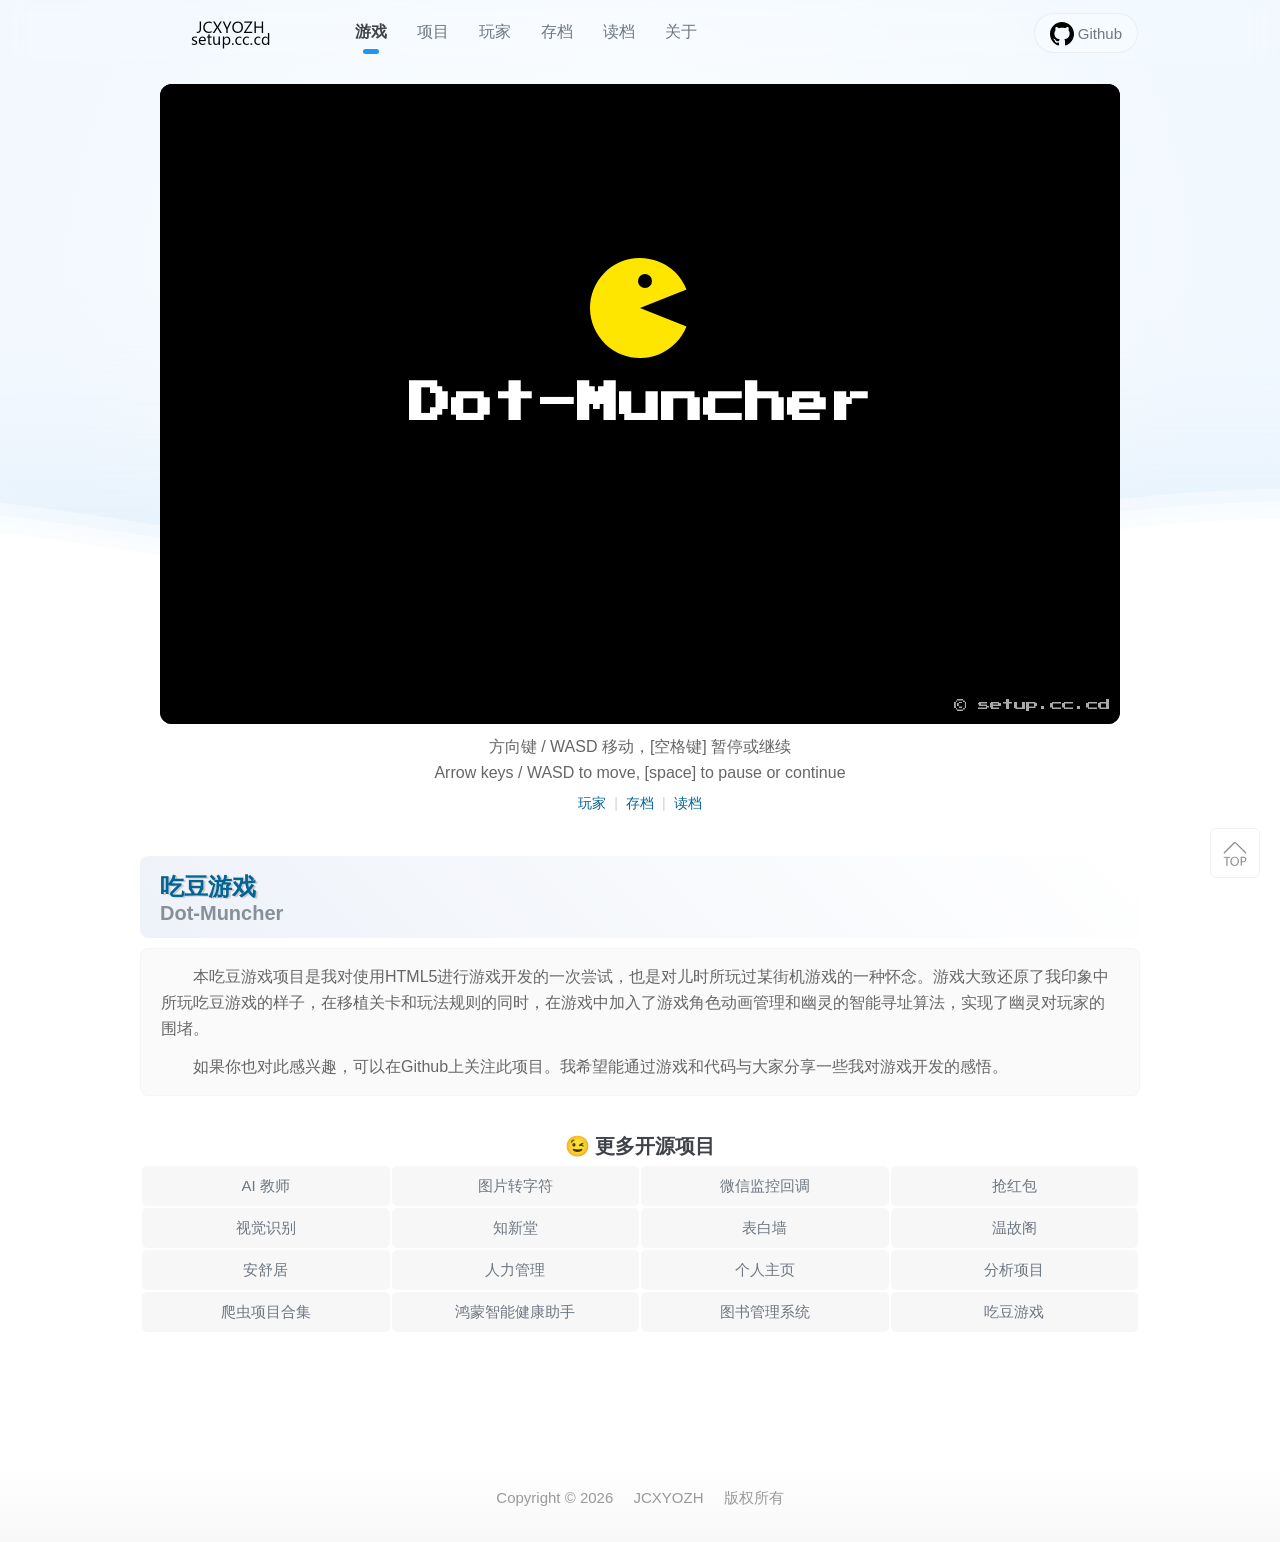
<file: index.html>
<!DOCTYPE html>
<html lang="zh-CN">
    <head>
        <meta charset="utf-8"/>
        <meta http-equiv="X-UA-Compatible" content="IE=edge,chrome=1">
        <meta name="viewport" content="width=device-width,initial-scale=1.0"/>
        <meta name="robots" content="all">
        <meta name="referrer" content="always">
        <meta name="renderer" content="webkit">
        <meta http-equiv="Cache-Control" content="no-transform" />
        <meta name="format-detection" content="telephone=no"/>
        <meta name="description" content="吃豆游戏（Dot-Muncher）是一款经典街机游戏，本游戏项目使用HTML5实现，设置了多个关卡并实现幽灵对玩家的自动寻址算法。">
        <meta name="keywords" content="吃豆,FC吃豆子,吃豆游戏,Dot-Muncher,HTML5游戏,Javascript游戏引擎">
        <title>吃豆 ・ Dot-Muncher</title>
        <link rel="shortcut icon" href="favicon.ico">
        <link rel="canonical" href="./index.html"/>
        <link rel="stylesheet" href="./static/style/common.css">
        <link rel="stylesheet" href="./static/style/index.css">
        <link rel="stylesheet" href="./static/style/dm.css">
    </head>
    <body>
        <!-- 页面骨架：固定头部 + 游戏主区 + 页脚。wrapper 使用 flex 让页脚始终贴底。 -->
        <div class="wrapper">
            <header>
                <div class="mod-head">
                    <div class="inner">
                        <div class="bd">
                            <div class="logo">
                                <a href="./" aria-label="返回吃豆游戏首页"><img src="static/image/public/logo.png" width="180" height="64" alt="JCXYOZH"/></a>
                            </div>
                            <!-- 主导航：六个页面共用同一结构；当前页用 active + aria-current 标记。 -->
                            <nav aria-label="主导航">
                                <ul>
                                    <li class="active" aria-current="page"><a href="./index.html">游戏</a></li>
                                    <li><a href="./project.html">项目</a></li>
                                    <li><a href="./player.html">玩家</a></li>
                                    <li><a href="./save.html">存档</a></li>
                                    <li><a href="./load.html">读档</a></li>
                                    <li><a href="./about.html">关于</a></li>
                                </ul>
                            </nav>
                            <div class="operation">
                                <a class="btn" href="https://github.com/JCXYOZH/dot-muncher" rel="nofollow" target="_blank" title="Github">
                                    <svg aria-hidden="true" class="octicon" title="GitHub " version="1.1" viewBox="0 0 16 16" width="24" height="24"><path d="M8 0C3.58 0 0 3.58 0 8c0 3.54 2.29 6.53 5.47 7.59 0.4 0.07 0.55-0.17 0.55-0.38 0-0.19-0.01-0.82-0.01-1.49-2.01 0.37-2.53-0.49-2.69-0.94-0.09-0.23-0.48-0.94-0.82-1.13-0.28-0.15-0.68-0.52-0.01-0.53 0.63-0.01 1.08 0.58 1.23 0.82 0.72 1.21 1.87 0.87 2.33 0.66 0.07-0.52 0.28-0.87 0.51-1.07-1.78-0.2-3.64-0.89-3.64-3.95 0-0.87 0.31-1.59 0.82-2.15-0.08-0.2-0.36-1.02 0.08-2.12 0 0 0.67-0.21 2.2 0.82 0.64-0.18 1.32-0.27 2-0.27 0.68 0 1.36 0.09 2 0.27 1.53-1.04 2.2-0.82 2.2-0.82 0.44 1.1 0.16 1.92 0.08 2.12 0.51 0.56 0.82 1.27 0.82 2.15 0 3.07-1.87 3.75-3.65 3.95 0.29 0.25 0.54 0.73 0.54 1.48 0 1.07-0.01 1.93-0.01 2.2 0 0.21 0.15 0.46 0.55 0.38C13.71 14.53 16 11.53 16 8 16 3.58 12.42 0 8 0z"></path></svg>
                                    <span>Github</span>
                                </a>
                            </div>
                        </div>
                    </div>
                </div>
                <div class="mod-bg">
                    <svg class="waves" xmlns="http://www.w3.org/2000/svg" xmlns:xlink="http://www.w3.org/1999/xlink" viewBox="0 24 150 28" preserveAspectRatio="none" shape-rendering="auto">
                        <defs>
                            <path id="gentle-wave" d="M-160 44c30 0 58-18 88-18s 58 18 88 18 58-18 88-18 58 18 88 18 v44h-352z"></path>
                        </defs>
                        <g class="parallax">
                            <use xlink:href="#gentle-wave" x="48" y="0" fill="rgba(255,255,255,0.4)"></use>
                            <use xlink:href="#gentle-wave" x="48" y="3" fill="rgba(255,255,255,0.6)"></use>
                            <use xlink:href="#gentle-wave" x="48" y="5" fill="rgba(255,255,255,0.2)"></use>
                            <use xlink:href="#gentle-wave" x="48" y="7" fill="rgba(255,255,255,1)"></use>
                        </g>
                    </svg>
                </div>
            </header>
            <main class="container">
                <!-- 供读屏器与搜索引擎识别页面主标题；视觉标题由下方模块承担。 -->
                <h1 class="dm-visually-hidden">吃豆游戏</h1>
                <div class="mod-panel">
                    <div class="inner">
                        <div class="bd">
                            <!-- Canvas 内部分辨率固定 960x640；CSS 负责在窄屏等比缩放。 -->
                            <canvas id="canvas" width="960" height="640" aria-label="吃豆游戏画面，使用方向键或 WASD 移动，空格暂停">您的浏览器不支持 Canvas，请更换现代浏览器。</canvas>
                        </div>
                        <div class="ft">
                            <div class="info">
                                <p>方向键 / WASD 移动，[空格键] 暂停或继续</p>
                                <p>Arrow keys / WASD to move, [space] to pause or continue</p>
                                <p class="links">
                                    <a href="./player.html">玩家</a><span class="sep">|</span><a href="./save.html">存档</a><span class="sep">|</span><a href="./load.html">读档</a>
                                </p>
                            </div>
                        </div>
                    </div>
                </div>
                <div class="mod-introtion">
                    <div class="inner">
                        <div class="hd">
                            <h3 class="title">吃豆游戏</h3>
                            <p class="subtitle">Dot-Muncher</p>
                        </div>
                        <div class="bd">
                            <p>本吃豆游戏项目是我对使用HTML5进行游戏开发的一次尝试，也是对儿时所玩过某街机游戏的一种怀念。游戏大致还原了我印象中所玩吃豆游戏的样子，在移植关卡和玩法规则的同时，在游戏中加入了游戏角色动画管理和幽灵的智能寻址算法，实现了幽灵对玩家的围堵。</p>
                            <p>如果你也对此感兴趣，可以在Github上关注此项目。我希望能通过游戏和代码与大家分享一些我对游戏开发的感悟。</p>
                        </div>
                    </div>
                </div>
                <!-- projects.js 会在此脚本位置后插入“更多开源项目”快捷入口。 -->
                <script type="text/javascript" src="./static/script/projects.js"></script>
            </main>
            <footer>
                <div class="mod-fixedbar">
                    <div class="bd">
                        <ul>
                            <li>
                                <a class="gotop" href="javascript:;" rel="nofollow">
                                    <img src="./static/image/public/icon-gotop.png" width="24" height="24" alt="回到顶部">
                                </a>
                            </li>
                        </ul>
                    </div>
                </div>
                <div class="mod-foot">
                    <div class="bd">
                        <p>
                            <span>Copyright &copy; 2026</span>
                            <a href="https://github.com/JCXYOZH">JCXYOZH</a>
                            <span>版权所有</span>
                        </p>
                    </div>
                </div>
            </footer>
        </div>
        <script src="./static/script/game.js"></script>
        <script src="./static/script/dm-core.js"></script>
        <script src="./static/script/index.js"></script>
        <script type="text/javascript" src="./static/script/common.js"></script>
    </body>
</html>
</file>
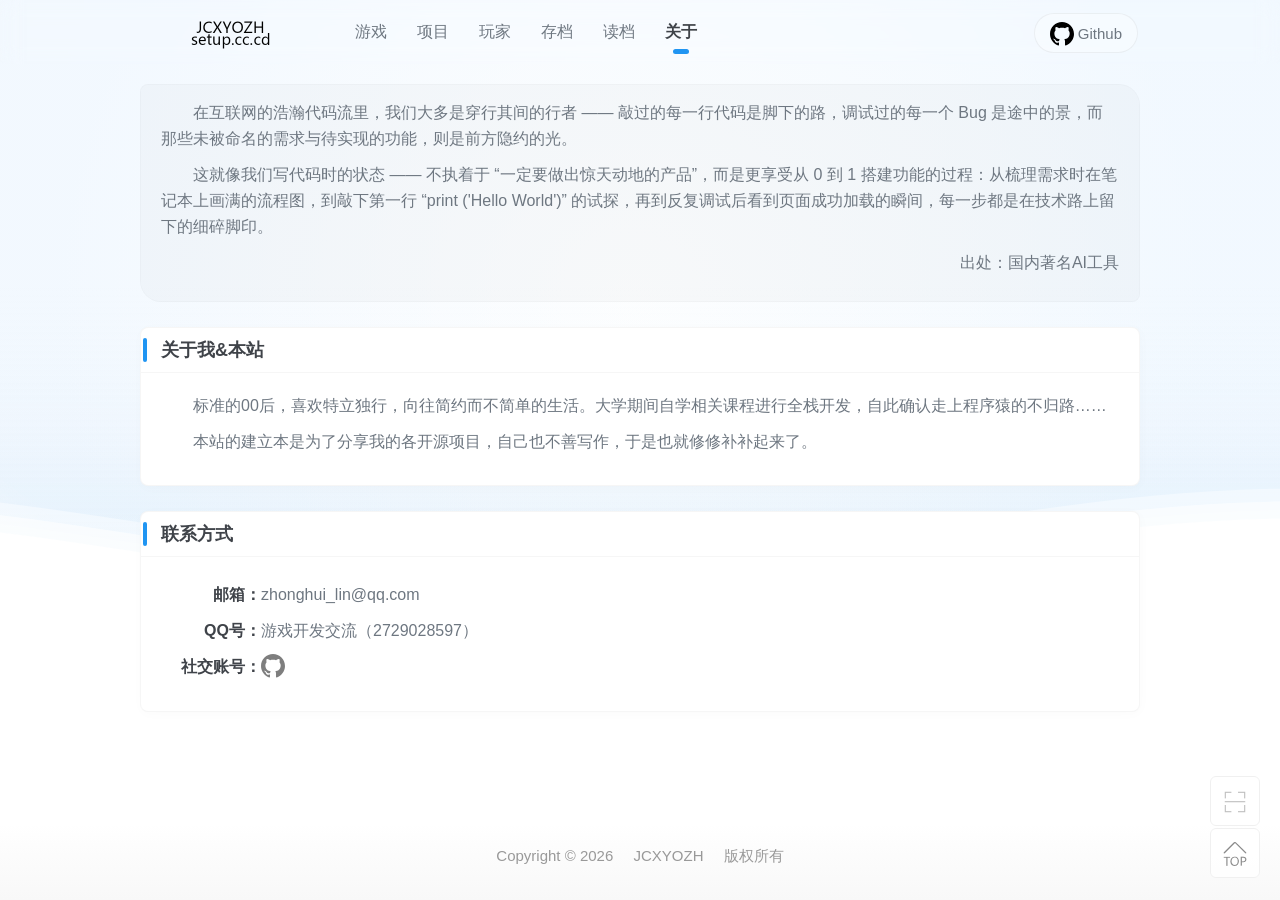
<file: about.html>
<!DOCTYPE html>
<html lang="zh-CN">
    <head>
        <meta charset="utf-8">
        <meta name="viewport" content="width=device-width,initial-scale=1.0">
        <meta name="description" content="关于本站">
        <meta name="keywords" content="联系方式">
        <meta name="author" content="旧城新月, JCXYOZH" />
        <title>关于 - JCXYOZH</title>
        <link rel="shortcut icon" href="favicon.ico"/>
        <link rel="canonical" href="./about.html">
        <link rel="stylesheet" href="./static/style/common.css">
        <link rel="stylesheet" href="./static/style/about.css">
    </head>
    <body>
        <div class="wrapper">
            <header>
                <div class="mod-head">
                    <div class="inner">
                        <div class="bd">
                            <div class="logo">
                                <a href="./" aria-label="返回吃豆游戏首页"><img src="static/image/public/logo.png" width="180" height="64" alt="JCXYOZH"/></a>
                            </div>
                            <nav aria-label="主导航">
                                <ul>
                                    <li><a href="./index.html">游戏</a></li>
                                    <li><a href="./project.html">项目</a></li>
                                    <li><a href="./player.html">玩家</a></li>
                                    <li><a href="./save.html">存档</a></li>
                                    <li><a href="./load.html">读档</a></li>
                                    <li class="active" aria-current="page"><a href="./about.html">关于</a></li>
                                </ul>
                            </nav>
                            <div class="operation">
                                <a class="btn" href="https://github.com/JCXYOZH" rel="nofollow" target="_blank" title="Github">
                                    <svg aria-hidden="true" class="octicon" title="GitHub " version="1.1" viewBox="0 0 16 16" width="24" height="24"><path d="M8 0C3.58 0 0 3.58 0 8c0 3.54 2.29 6.53 5.47 7.59 0.4 0.07 0.55-0.17 0.55-0.38 0-0.19-0.01-0.82-0.01-1.49-2.01 0.37-2.53-0.49-2.69-0.94-0.09-0.23-0.48-0.94-0.82-1.13-0.28-0.15-0.68-0.52-0.01-0.53 0.63-0.01 1.08 0.58 1.23 0.82 0.72 1.21 1.87 0.87 2.33 0.66 0.07-0.52 0.28-0.87 0.51-1.07-1.78-0.2-3.64-0.89-3.64-3.95 0-0.87 0.31-1.59 0.82-2.15-0.08-0.2-0.36-1.02 0.08-2.12 0 0 0.67-0.21 2.2 0.82 0.64-0.18 1.32-0.27 2-0.27 0.68 0 1.36 0.09 2 0.27 1.53-1.04 2.2-0.82 2.2-0.82 0.44 1.1 0.16 1.92 0.08 2.12 0.51 0.56 0.82 1.27 0.82 2.15 0 3.07-1.87 3.75-3.65 3.95 0.29 0.25 0.54 0.73 0.54 1.48 0 1.07-0.01 1.93-0.01 2.2 0 0.21 0.15 0.46 0.55 0.38C13.71 14.53 16 11.53 16 8 16 3.58 12.42 0 8 0z"></path></svg>
                                    <span>Github</span>
                                </a>
                            </div>
                        </div>
                    </div>
                </div>
                <div class="mod-bg">
                    <svg class="waves" xmlns="http://www.w3.org/2000/svg" xmlns:xlink="http://www.w3.org/1999/xlink" viewBox="0 24 150 28" preserveAspectRatio="none" shape-rendering="auto">
                        <defs>
                            <path id="gentle-wave" d="M-160 44c30 0 58-18 88-18s 58 18 88 18 58-18 88-18 58 18 88 18 v44h-352z"></path>
                        </defs>
                        <g class="parallax">
                            <use xlink:href="#gentle-wave" x="48" y="0" fill="rgba(255,255,255,0.4)"></use>
                            <use xlink:href="#gentle-wave" x="48" y="3" fill="rgba(255,255,255,0.6)"></use>
                            <use xlink:href="#gentle-wave" x="48" y="5" fill="rgba(255,255,255,0.2)"></use>
                            <use xlink:href="#gentle-wave" x="48" y="7" fill="rgba(255,255,255,1)"></use>
                        </g>
                    </svg>
                </div>
            </header>
            <main class="container">
                <!-- 供读屏器与搜索引擎识别页面主标题；视觉标题由下方模块承担。 -->
                <h1 class="dm-visually-hidden">关于</h1>
                <div class="inner">
                    <!-- 引言区：与个人介绍分离，形成视觉层次。 -->
                    <section class="mod-word">
                        <div class="bd">
                            <blockquote>
                                <p>在互联网的浩瀚代码流里，我们大多是穿行其间的行者 —— 敲过的每一行代码是脚下的路，调试过的每一个 Bug 是途中的景，而那些未被命名的需求与待实现的功能，则是前方隐约的光。</p>
                                <p>这就像我们写代码时的状态 —— 不执着于 “一定要做出惊天动地的产品”，而是更享受从 0 到 1 搭建功能的过程：从梳理需求时在笔记本上画满的流程图，到敲下第一行 “print ('Hello World')” 的试探，再到反复调试后看到页面成功加载的瞬间，每一步都是在技术路上留下的细碎脚印。</p>
                                <p class="from">出处：国内著名AI工具</p>
                            </blockquote>
                        </div>
                    </section>
                    <section class="mod-panel">
                        <div class="hd">
                            <h3 class="title">关于我&本站</h3>
                        </div>
                        <div class="bd">
                            <p>标准的00后，喜欢特立独行，向往简约而不简单的生活。大学期间自学相关课程进行全栈开发，自此确认走上程序猿的不归路……</p>
                            <p>本站的建立本是为了分享我的各开源项目，自己也不善写作，于是也就修修补补起来了。</p>
                        </div>
                    </section>
                    <section class="mod-panel">
                        <div class="hd">
                            <h3 class="title">联系方式</h3>
                        </div>
                        <div class="bd">
                            <!-- 联系方式字段使用 field-wrapper 两列布局，窄屏自动收窄标题列。 -->
                            <div class="field-wrapper">
                                <div class="field-title">邮箱：</div>
                                <div class="field-content"><a href="/cdn-cgi/l/email-protection#106a787f7e777865794f7c797e5061613e737f7d"><span class="__cf_email__" data-cfemail="96ecfef9f8f1fee3ffc9fafff8d6e7e7b8f5f9fb">[email&#160;protected]</span></a></div>
                            </div>
                            <div class="field-wrapper">
                                <div class="field-title">QQ号：</div>
                                <div class="field-content">游戏开发交流（2729028597）</div>
                            </div>
                            <div class="field-wrapper">
                                <div class="field-title">社交账号：</div>
                                <div class="field-content">
                                    <a href="https://github.com/JCXYOZH" target="_blank" title="Github">
                                        <svg aria-hidden="true" class="octicon" height="24" title="GitHub " version="1.1" viewBox="0 0 16 16" width="24"><path d="M8 0C3.58 0 0 3.58 0 8c0 3.54 2.29 6.53 5.47 7.59 0.4 0.07 0.55-0.17 0.55-0.38 0-0.19-0.01-0.82-0.01-1.49-2.01 0.37-2.53-0.49-2.69-0.94-0.09-0.23-0.48-0.94-0.82-1.13-0.28-0.15-0.68-0.52-0.01-0.53 0.63-0.01 1.08 0.58 1.23 0.82 0.72 1.21 1.87 0.87 2.33 0.66 0.07-0.52 0.28-0.87 0.51-1.07-1.78-0.2-3.64-0.89-3.64-3.95 0-0.87 0.31-1.59 0.82-2.15-0.08-0.2-0.36-1.02 0.08-2.12 0 0 0.67-0.21 2.2 0.82 0.64-0.18 1.32-0.27 2-0.27 0.68 0 1.36 0.09 2 0.27 1.53-1.04 2.2-0.82 2.2-0.82 0.44 1.1 0.16 1.92 0.08 2.12 0.51 0.56 0.82 1.27 0.82 2.15 0 3.07-1.87 3.75-3.65 3.95 0.29 0.25 0.54 0.73 0.54 1.48 0 1.07-0.01 1.93-0.01 2.2 0 0.21 0.15 0.46 0.55 0.38C13.71 14.53 16 11.53 16 8 16 3.58 12.42 0 8 0z"></path></svg>
                                    </a>
                                </div>
                            </div>
                        </div>
                    </section>
                </div>
            </main>
            <footer>
                <div class="mod-fixedbar">
                    <div class="bd">
                        <ul>
                            <li>
                                <a class="qrcode" href="javascript:;">
                                    <img src="./static/image/public/icon-scan.png" width="24" height="24"/>
                                    <span class="popup">
                                        <img src="./static/image/public/qrcode.bmp" width="150" alt="支付宝打赏"/>
                                    </span>
                                </a>
                            </li>
                            <li>
                                <a class="gotop" href="javascript:;" rel="nofollow">
                                    <img src="./static/image/public/icon-gotop.png" width="24" height="24" alt="回到顶部">
                                </a>
                            </li>
                        </ul>
                    </div>
                </div>
                <div class="mod-foot">
                    <div class="bd">
                        <p>
                            <span>Copyright &copy; 2026</span>
                            <a href="https://github.com/JCXYOZH">JCXYOZH</a>
                            <span>版权所有</span>
                        </p>
                    </div>
                </div>
            </footer>
        </div>
        <script data-cfasync="false" src="./static/script/email-decode.min.js"></script><script type="text/javascript" src="./static/script/common.js"></script>
    </body>
</html>
</file>
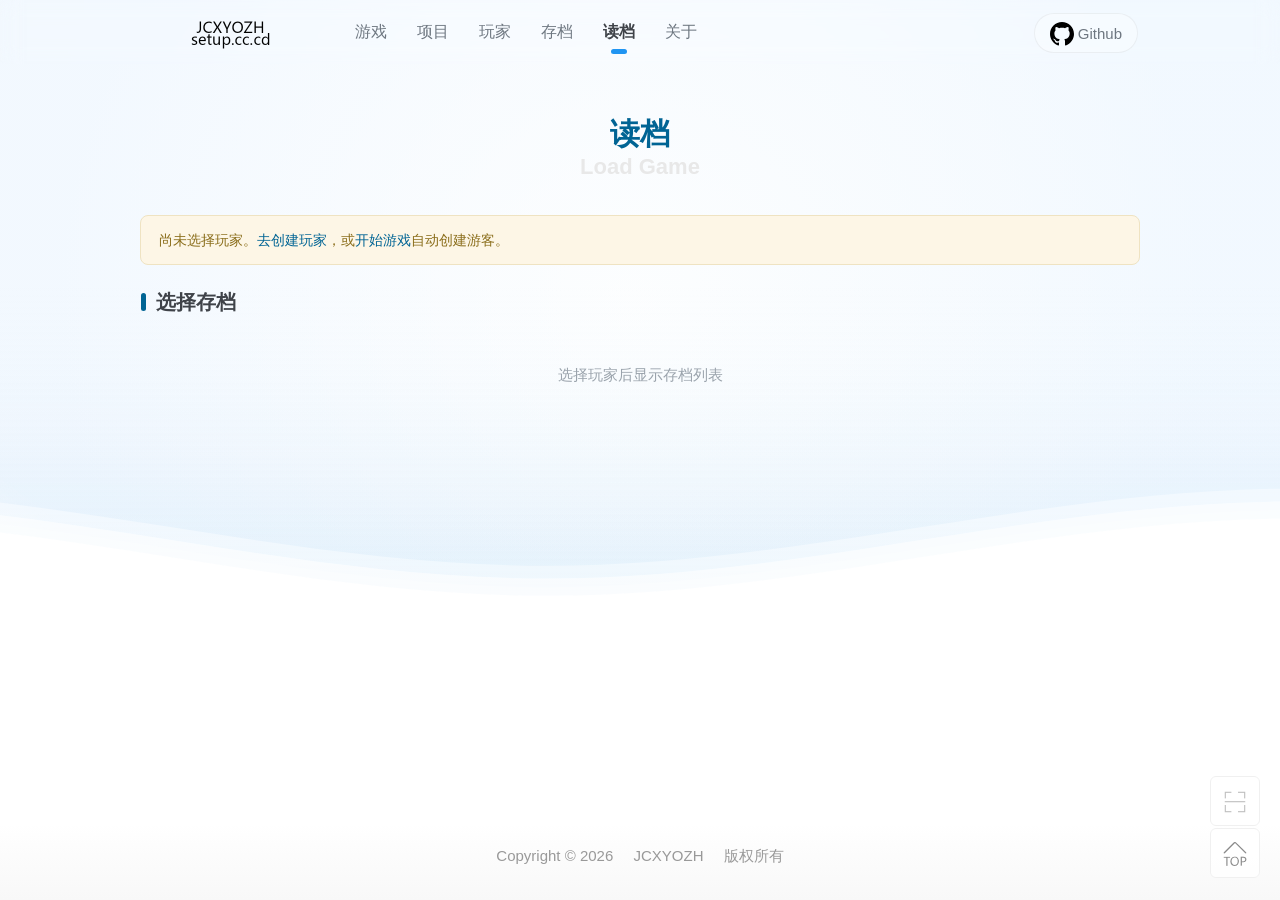
<file: load.html>
<!DOCTYPE html>
<html lang="zh-CN">
<head>
    <meta charset="utf-8">
    <meta name="viewport" content="width=device-width,initial-scale=1.0">
    <meta name="description" content="吃豆游戏读档：继续当前进度、选择历史存档恢复游戏，并支持导入存档文件">
    <meta name="keywords" content="吃豆游戏,读档,继续游戏">
    <meta name="author" content="旧城新月, JCXYOZH" />
    <title>读档 - JCXYOZH</title>
    <link rel="shortcut icon" href="favicon.ico"/>
    <link rel="canonical" href="./load.html">
    <link rel="stylesheet" href="./static/style/common.css">
    <link rel="stylesheet" href="./static/style/dm.css">
</head>
<body>
<div class="wrapper">
    <header>
        <div class="mod-head">
            <div class="inner">
                <div class="bd">
                    <div class="logo">
                        <a href="./" aria-label="返回吃豆游戏首页"><img src="static/image/public/logo.png" width="180" height="64" alt="JCXYOZH"/></a>
                    </div>
                    <nav aria-label="主导航">
                        <ul>
                            <li><a href="./index.html">游戏</a></li>
                            <li><a href="./project.html">项目</a></li>
                            <li><a href="./player.html">玩家</a></li>
                            <li><a href="./save.html">存档</a></li>
                            <li class="active" aria-current="page"><a href="./load.html">读档</a></li>
                            <li><a href="./about.html">关于</a></li>
                        </ul>
                    </nav>
                    <div class="operation">
                        <a class="btn" href="https://github.com/JCXYOZH" rel="nofollow" target="_blank" title="Github">
                            <svg aria-hidden="true" class="octicon" title="GitHub " version="1.1" viewBox="0 0 16 16" width="24" height="24"><path d="M8 0C3.58 0 0 3.58 0 8c0 3.54 2.29 6.53 5.47 7.59 0.4 0.07 0.55-0.17 0.55-0.38 0-0.19-0.01-0.82-0.01-1.49-2.01 0.37-2.53-0.49-2.69-0.94-0.09-0.23-0.48-0.94-0.82-1.13-0.28-0.15-0.68-0.52-0.01-0.53 0.63-0.01 1.08 0.58 1.23 0.82 0.72 1.21 1.87 0.87 2.33 0.66 0.07-0.52 0.28-0.87 0.51-1.07-1.78-0.2-3.64-0.89-3.64-3.95 0-0.87 0.31-1.59 0.82-2.15-0.08-0.2-0.36-1.02 0.08-2.12 0 0 0.67-0.21 2.2 0.82 0.64-0.18 1.32-0.27 2-0.27 0.68 0 1.36 0.09 2 0.27 1.53-1.04 2.2-0.82 2.2-0.82 0.44 1.1 0.16 1.92 0.08 2.12 0.51 0.56 0.82 1.27 0.82 2.15 0 3.07-1.87 3.75-3.65 3.95 0.29 0.25 0.54 0.73 0.54 1.48 0 1.07-0.01 1.93-0.01 2.2 0 0.21 0.15 0.46 0.55 0.38C13.71 14.53 16 11.53 16 8 16 3.58 12.42 0 8 0z"></path></svg>
                            <span>Github</span>
                        </a>
                    </div>
                </div>
            </div>
        </div>
        <div class="mod-bg">
            <svg class="waves" xmlns="http://www.w3.org/2000/svg" xmlns:xlink="http://www.w3.org/1999/xlink" viewBox="0 24 150 28" preserveAspectRatio="none" shape-rendering="auto">
                <defs>
                    <path id="gentle-wave" d="M-160 44c30 0 58-18 88-18s 58 18 88 18 58-18 88-18 58 18 88 18 v44h-352z"></path>
                </defs>
                <g class="parallax">
                    <use xlink:href="#gentle-wave" x="48" y="0" fill="rgba(255,255,255,0.4)"></use>
                    <use xlink:href="#gentle-wave" x="48" y="3" fill="rgba(255,255,255,0.6)"></use>
                    <use xlink:href="#gentle-wave" x="48" y="5" fill="rgba(255,255,255,0.2)"></use>
                    <use xlink:href="#gentle-wave" x="48" y="7" fill="rgba(255,255,255,1)"></use>
                </g>
            </svg>
        </div>
    </header>
    <main class="container">
        <!-- 供读屏器与搜索引擎识别页面主标题；视觉标题由下方模块承担。 -->
        <h1 class="dm-visually-hidden">读档</h1>
        <div class="inner">
            <section class="mod-dm mod-dm-load">
                <div class="hd">
                    <h3 class="title">读档</h3>
                    <p class="subtitle">Load Game</p>
                </div>
                <div class="bd">
                    <div id="dm-notice"></div>
                    <!-- 继续当前进度：直接读取检查点，恢复后进入暂停态。 -->
                    <div id="dm-session"></div>
                    <div class="dm-section-title">选择存档 <span class="sub" id="dm-player-tag"></span></div>
                    <!-- 手动档 + 自动档统一列表；损坏档只显示删除按钮。 -->
                    <div id="dm-list"></div>
                    <div class="dm-toolbar" id="dm-toolbar">
                        <button type="button" class="dm-btn dm-btn-ghost" id="dm-import-multi-btn">导入多份存档</button>
                        <button type="button" class="dm-btn dm-btn-ghost" id="dm-import-btn">导入存档</button>
                        <!-- 隐藏的文件输入：由上方按钮触发，支持单文件与多文件两种入口。 -->
                        <input type="file" id="dm-import-multi-file" accept=".json,application/json" multiple style="display:none;"/>
                        <input type="file" id="dm-import-file" accept=".json,application/json" style="display:none;"/>
                        <div class="tip">支持存档页导出的 .json（单份或整包）；「导入多份存档」可一次选中多个文件批量导入。</div>
                    </div>
                </div>
            </section>
        </div>
    </main>
    <footer>
        <div class="mod-fixedbar">
            <div class="bd">
                <ul>
                    <li>
                        <a class="qrcode" href="javascript:;">
                            <img src="./static/image/public/icon-scan.png" width="24" height="24"/>
                            <span class="popup">
                                        <img src="./static/image/public/qrcode.bmp" width="150" alt="支付宝打赏"/>
                                    </span>
                        </a>
                    </li>
                    <li>
                        <a class="gotop" href="javascript:;" rel="nofollow">
                            <img src="./static/image/public/icon-gotop.png" width="24" height="24" alt="回到顶部">
                        </a>
                    </li>
                </ul>
            </div>
        </div>
        <div class="mod-foot">
            <div class="bd">
                <p>
                    <span>Copyright &copy; 2026</span>
                    <a href="https://github.com/JCXYOZH">JCXYOZH</a>
                    <span>版权所有</span>
                </p>
            </div>
        </div>
    </footer>
</div>
<script type="text/javascript" src="./static/script/dm-core.js"></script>
<script type="text/javascript" src="./static/script/dm-load.js"></script>
<script type="text/javascript" src="./static/script/common.js"></script>
</body>
</html>
</file>
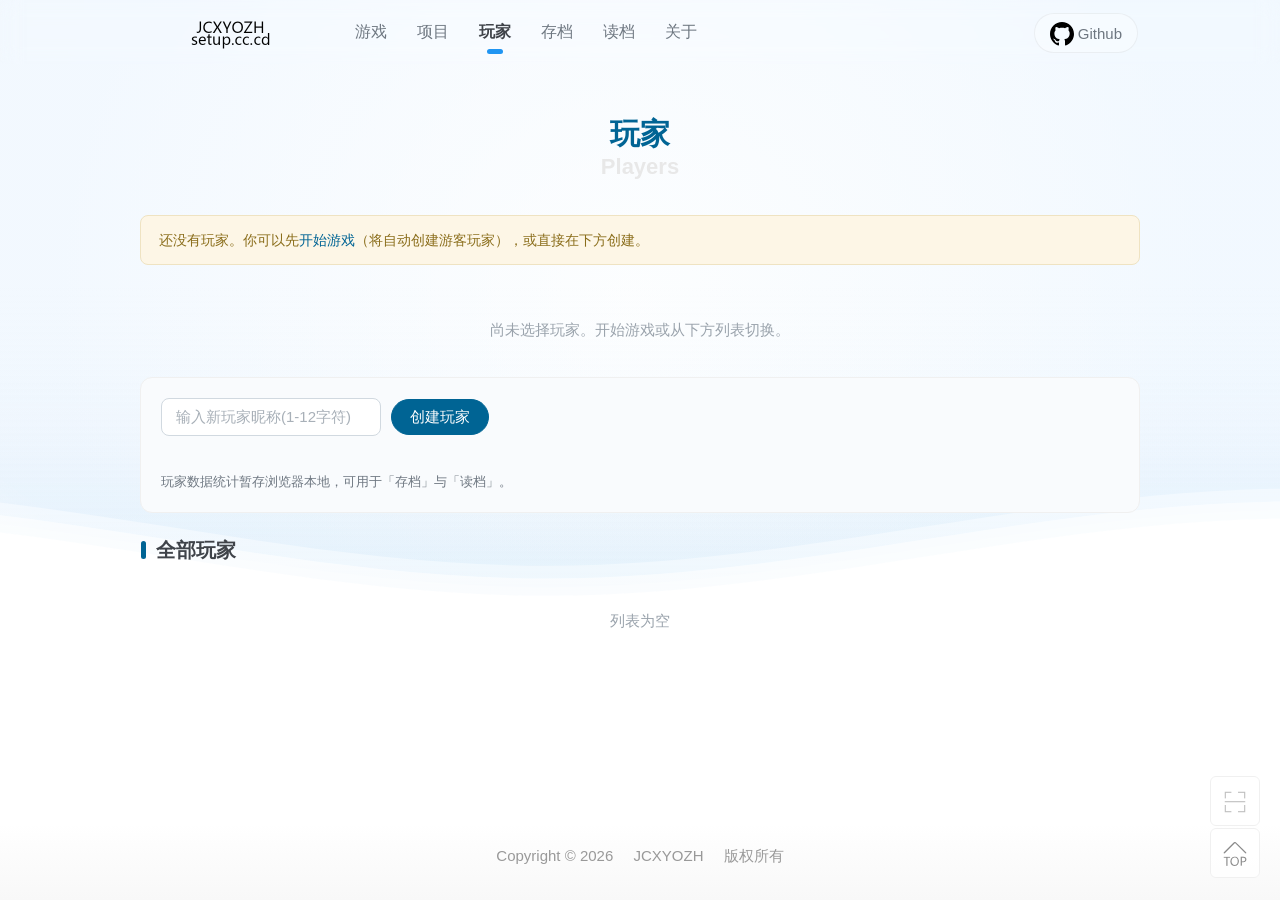
<file: player.html>
<!DOCTYPE html>
<html lang="zh-CN">
    <head>
        <meta charset="utf-8">
        <meta name="viewport" content="width=device-width,initial-scale=1.0">
        <meta name="description" content="吃豆游戏玩家管理：创建、切换、重命名、删除玩家并查看战绩">
        <meta name="keywords" content="吃豆游戏,玩家管理,存档系统">
        <meta name="author" content="旧城新月, JCXYOZH" />
        <title>玩家 - JCXYOZH</title>
        <link rel="shortcut icon" href="favicon.ico"/>
        <link rel="canonical" href="./player.html">
        <link rel="stylesheet" href="./static/style/common.css">
        <link rel="stylesheet" href="./static/style/dm.css">
    </head>
    <body>
        <div class="wrapper">
            <header>
                <div class="mod-head">
                    <div class="inner">
                        <div class="bd">
                            <div class="logo">
                                <a href="./" aria-label="返回吃豆游戏首页"><img src="static/image/public/logo.png" width="180" height="64" alt="JCXYOZH"/></a>
                            </div>
                            <nav aria-label="主导航">
                                <ul>
                                    <li><a href="./index.html">游戏</a></li>
                                    <li><a href="./project.html">项目</a></li>
                                    <li class="active" aria-current="page"><a href="./player.html">玩家</a></li>
                                    <li><a href="./save.html">存档</a></li>
                                    <li><a href="./load.html">读档</a></li>
                                    <li><a href="./about.html">关于</a></li>
                                </ul>
                            </nav>
                            <div class="operation">
                                <a class="btn" href="https://github.com/JCXYOZH" rel="nofollow" target="_blank" title="Github">
                                    <svg aria-hidden="true" class="octicon" title="GitHub " version="1.1" viewBox="0 0 16 16" width="24" height="24"><path d="M8 0C3.58 0 0 3.58 0 8c0 3.54 2.29 6.53 5.47 7.59 0.4 0.07 0.55-0.17 0.55-0.38 0-0.19-0.01-0.82-0.01-1.49-2.01 0.37-2.53-0.49-2.69-0.94-0.09-0.23-0.48-0.94-0.82-1.13-0.28-0.15-0.68-0.52-0.01-0.53 0.63-0.01 1.08 0.58 1.23 0.82 0.72 1.21 1.87 0.87 2.33 0.66 0.07-0.52 0.28-0.87 0.51-1.07-1.78-0.2-3.64-0.89-3.64-3.95 0-0.87 0.31-1.59 0.82-2.15-0.08-0.2-0.36-1.02 0.08-2.12 0 0 0.67-0.21 2.2 0.82 0.64-0.18 1.32-0.27 2-0.27 0.68 0 1.36 0.09 2 0.27 1.53-1.04 2.2-0.82 2.2-0.82 0.44 1.1 0.16 1.92 0.08 2.12 0.51 0.56 0.82 1.27 0.82 2.15 0 3.07-1.87 3.75-3.65 3.95 0.29 0.25 0.54 0.73 0.54 1.48 0 1.07-0.01 1.93-0.01 2.2 0 0.21 0.15 0.46 0.55 0.38C13.71 14.53 16 11.53 16 8 16 3.58 12.42 0 8 0z"></path></svg>
                                    <span>Github</span>
                                </a>
                            </div>
                        </div>
                    </div>
                </div>
                <div class="mod-bg">
                    <svg class="waves" xmlns="http://www.w3.org/2000/svg" xmlns:xlink="http://www.w3.org/1999/xlink" viewBox="0 24 150 28" preserveAspectRatio="none" shape-rendering="auto">
                        <defs>
                            <path id="gentle-wave" d="M-160 44c30 0 58-18 88-18s 58 18 88 18 58-18 88-18 58 18 88 18 v44h-352z"></path>
                        </defs>
                        <g class="parallax">
                            <use xlink:href="#gentle-wave" x="48" y="0" fill="rgba(255,255,255,0.4)"></use>
                            <use xlink:href="#gentle-wave" x="48" y="3" fill="rgba(255,255,255,0.6)"></use>
                            <use xlink:href="#gentle-wave" x="48" y="5" fill="rgba(255,255,255,0.2)"></use>
                            <use xlink:href="#gentle-wave" x="48" y="7" fill="rgba(255,255,255,1)"></use>
                        </g>
                    </svg>
                </div>
            </header>
            <main class="container">
                <!-- 供读屏器与搜索引擎识别页面主标题；视觉标题由下方模块承担。 -->
                <h1 class="dm-visually-hidden">玩家管理</h1>
                <div class="inner">
                    <section class="mod-dm mod-dm-player">
                        <div class="hd">
                            <h3 class="title">玩家</h3>
                            <p class="subtitle">Players</p>
                        </div>
                        <div class="bd">
                            <div id="dm-notice"></div>
                            <!-- 当前玩家卡片：由 dm-player.js 根据 localStorage 动态渲染。 -->
                            <div id="dm-active"></div>
                            <div class="dm-card">
                                <!-- 使用 form + submit 事件，点击按钮与按 Enter 行为一致。 -->
                                <form class="dm-form-row" id="dm-new-form" novalidate>
                                    <label class="dm-visually-hidden" for="dm-new-name">玩家昵称</label>
                                    <input id="dm-new-name" class="dm-input" maxlength="12" required autocomplete="off" placeholder="输入新玩家昵称(1-12字符)"/>
                                    <button type="submit" class="dm-btn" id="dm-new-submit">创建玩家</button>
                                </form>
                                <p class="dm-form-error" id="dm-new-error" role="alert"></p>
                                <p class="dm-form-hint">玩家数据统计暂存浏览器本地，可用于「存档」与「读档」。</p>
                            </div>
                            <div class="dm-section-title">全部玩家</div>
                            <!-- 全部玩家列表：事件委托绑定在 document，重绘后无需重新绑定。 -->
                            <div id="dm-list"></div>
                        </div>
                    </section>
                </div>
            </main>
            <footer>
                <div class="mod-fixedbar">
                    <div class="bd">
                        <ul>
                            <li>
                                <a class="qrcode" href="javascript:;">
                                    <img src="./static/image/public/icon-scan.png" width="24" height="24"/>
                                    <span class="popup">
                                        <img src="./static/image/public/qrcode.bmp" width="150" alt="支付宝打赏"/>
                                    </span>
                                </a>
                            </li>
                            <li>
                                <a class="gotop" href="javascript:;" rel="nofollow">
                                    <img src="./static/image/public/icon-gotop.png" width="24" height="24" alt="回到顶部">
                                </a>
                            </li>
                        </ul>
                    </div>
                </div>
                <div class="mod-foot">
                    <div class="bd">
                        <p>
                            <span>Copyright &copy; 2026</span>
                            <a href="https://github.com/JCXYOZH">JCXYOZH</a>
                            <span>版权所有</span>
                        </p>
                    </div>
                </div>
            </footer>
        </div>
        <script type="text/javascript" src="./static/script/dm-core.js"></script>
        <script type="text/javascript" src="./static/script/dm-player.js"></script>
        <script type="text/javascript" src="./static/script/common.js"></script>
    </body>
</html>
</file>
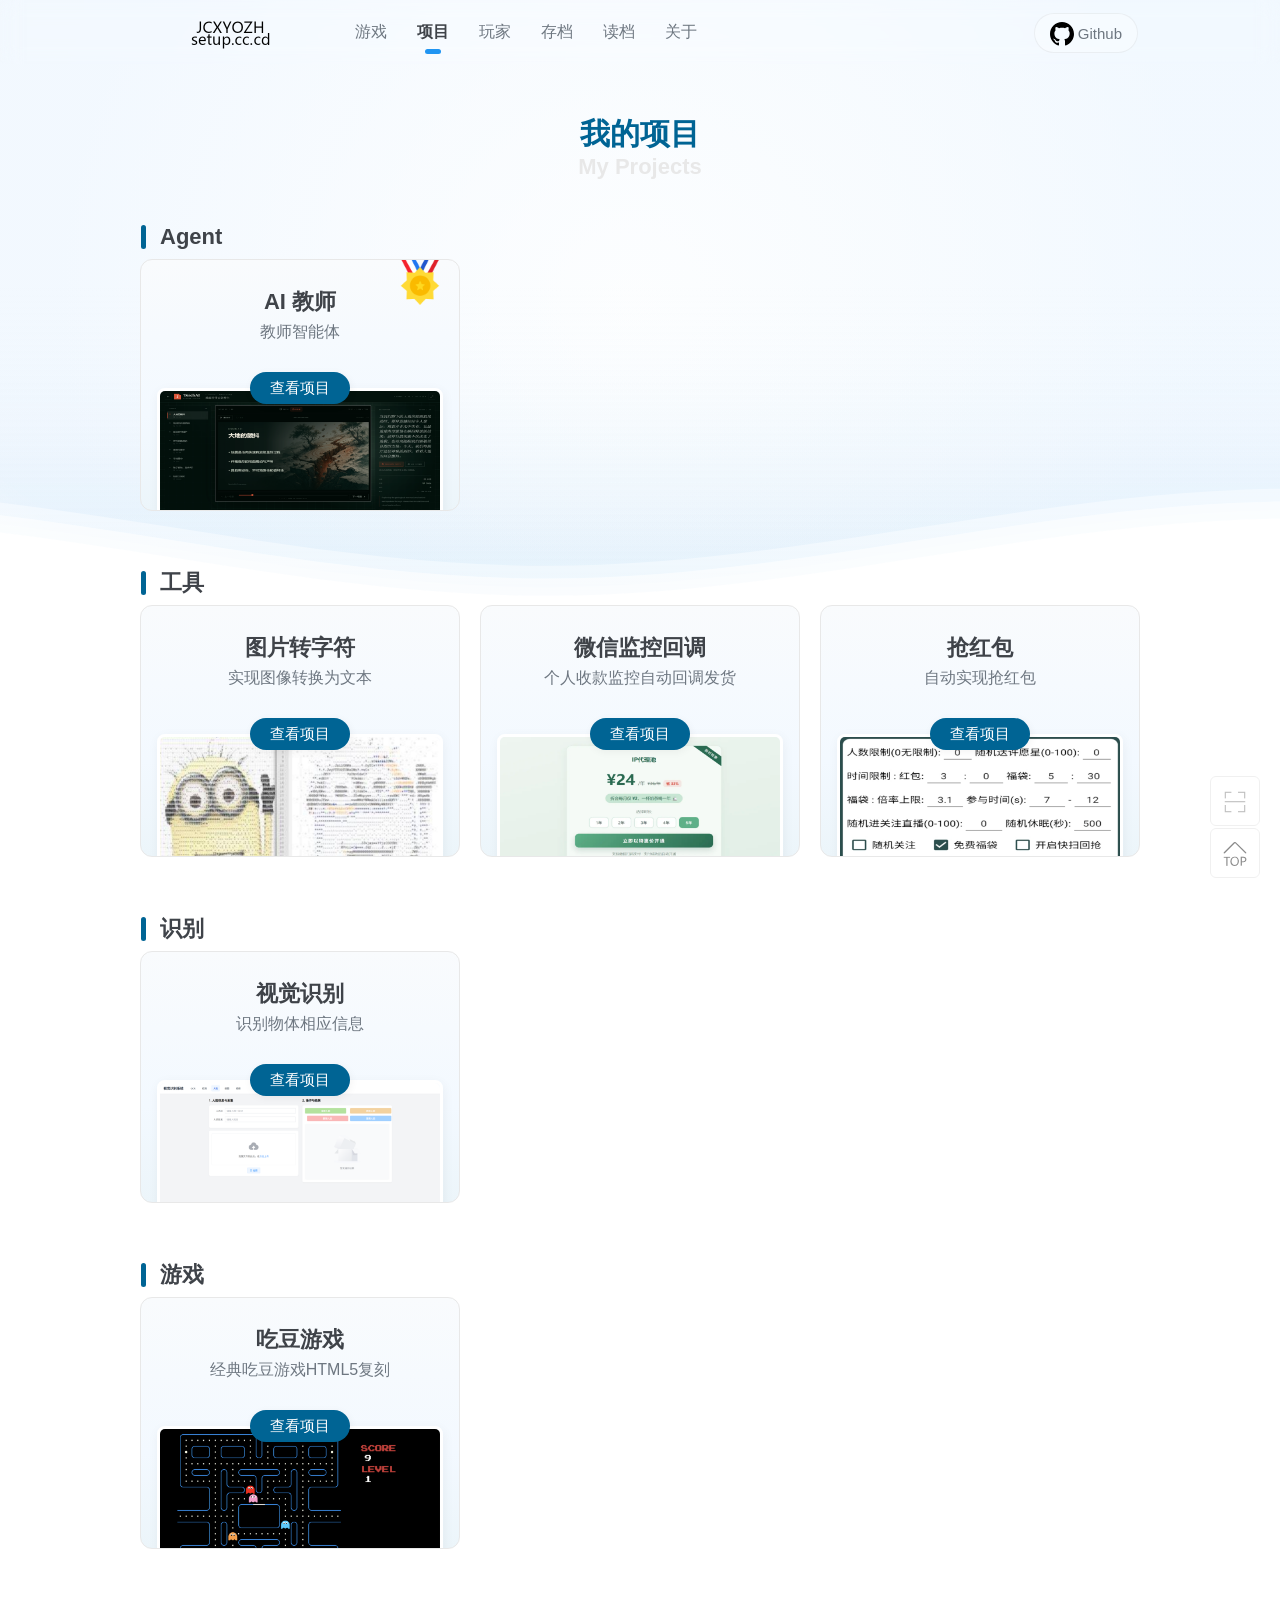
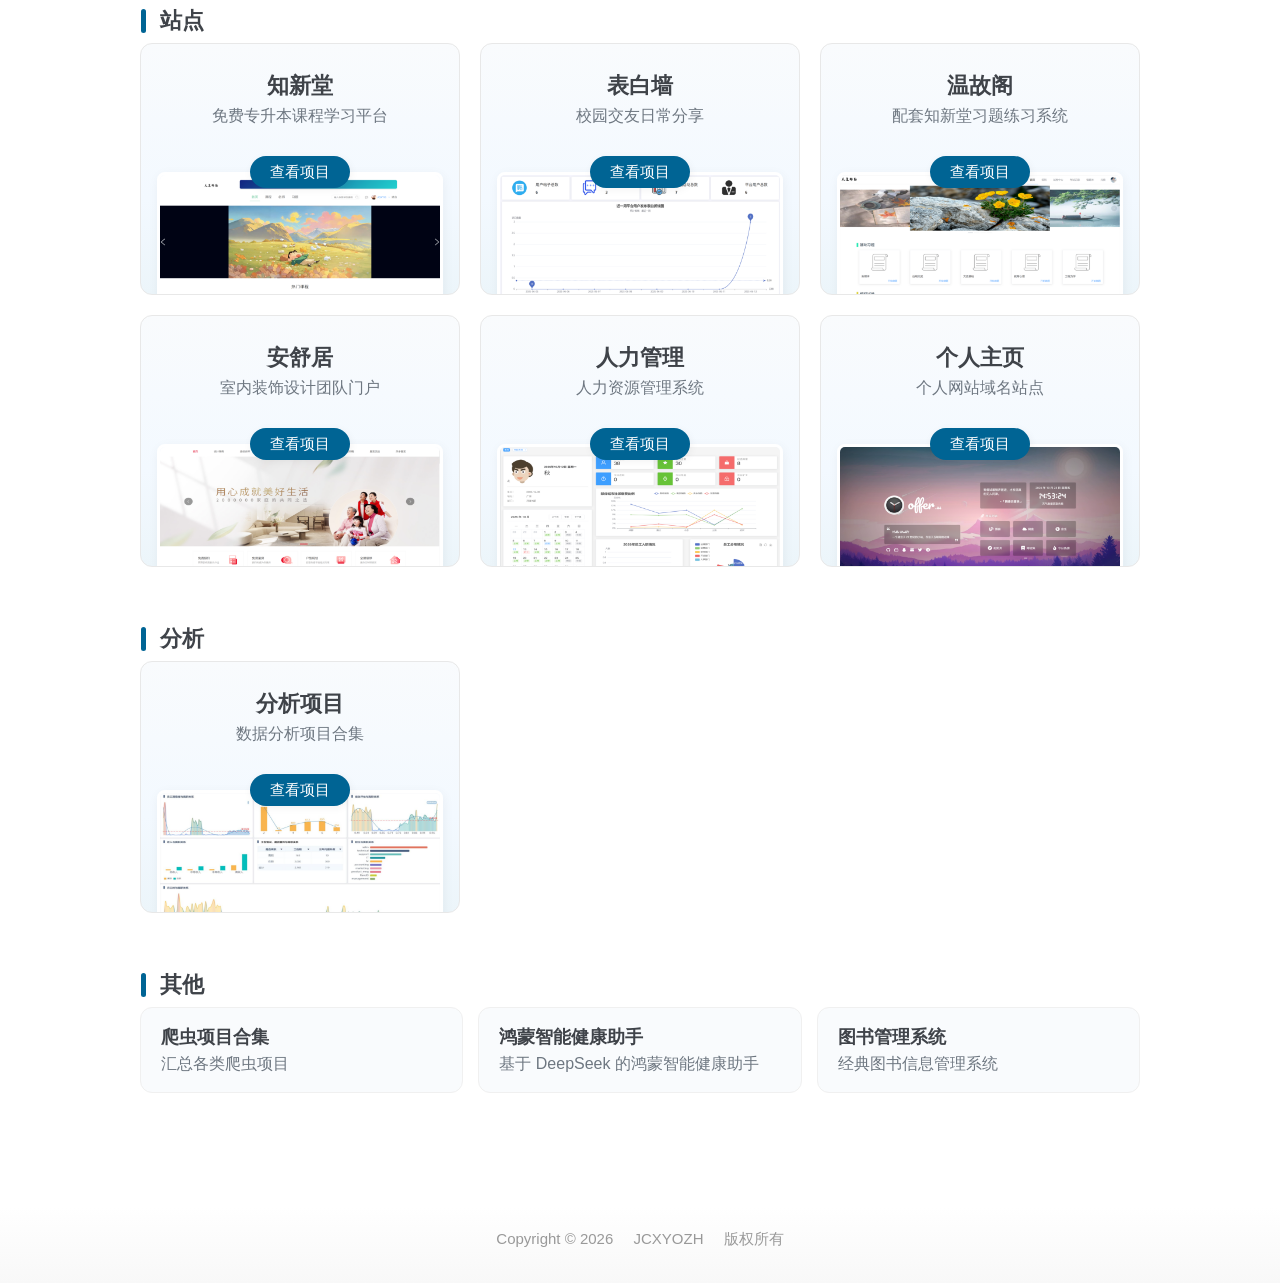
<file: project.html>
<!DOCTYPE html>
<html lang="zh-CN">
    <head>
        <meta charset="utf-8">
        <meta name="viewport" content="width=device-width,initial-scale=1.0">
        <meta name="description" content="全栈开发">
        <meta name="keywords" content="前端开发,后端开发">
        <meta name="author" content="旧城新月, JCXYOZH" />
        <title>我的项目 - JCXYOZH</title>
        <link rel="shortcut icon" href="favicon.ico"/>
        <link rel="canonical" href="./project.html">
        <link rel="stylesheet" href="./static/style/common.css">
        <link rel="stylesheet" href="./static/style/project.css">
    </head>
    <body>
        <div class="wrapper">
            <header>
                <div class="mod-head">
                    <div class="inner">
                        <div class="bd">
                            <div class="logo">
                                <a href="./" aria-label="返回吃豆游戏首页"><img src="static/image/public/logo.png" width="180" height="64" alt="JCXYOZH"/></a>
                            </div>
                            <nav aria-label="主导航">
                                <ul>
                                    <li><a href="./index.html">游戏</a></li>
                                    <li class="active" aria-current="page"><a href="./project.html">项目</a></li>
                                    <li><a href="./player.html">玩家</a></li>
                                    <li><a href="./save.html">存档</a></li>
                                    <li><a href="./load.html">读档</a></li>
                                    <li><a href="./about.html">关于</a></li>
                                </ul>
                            </nav>
                            <div class="operation">
                                <a class="btn" href="https://github.com/JCXYOZH" rel="nofollow" target="_blank" title="Github">
                                    <svg aria-hidden="true" class="octicon" title="GitHub " version="1.1" viewBox="0 0 16 16" width="24" height="24"><path d="M8 0C3.58 0 0 3.58 0 8c0 3.54 2.29 6.53 5.47 7.59 0.4 0.07 0.55-0.17 0.55-0.38 0-0.19-0.01-0.82-0.01-1.49-2.01 0.37-2.53-0.49-2.69-0.94-0.09-0.23-0.48-0.94-0.82-1.13-0.28-0.15-0.68-0.52-0.01-0.53 0.63-0.01 1.08 0.58 1.23 0.82 0.72 1.21 1.87 0.87 2.33 0.66 0.07-0.52 0.28-0.87 0.51-1.07-1.78-0.2-3.64-0.89-3.64-3.95 0-0.87 0.31-1.59 0.82-2.15-0.08-0.2-0.36-1.02 0.08-2.12 0 0 0.67-0.21 2.2 0.82 0.64-0.18 1.32-0.27 2-0.27 0.68 0 1.36 0.09 2 0.27 1.53-1.04 2.2-0.82 2.2-0.82 0.44 1.1 0.16 1.92 0.08 2.12 0.51 0.56 0.82 1.27 0.82 2.15 0 3.07-1.87 3.75-3.65 3.95 0.29 0.25 0.54 0.73 0.54 1.48 0 1.07-0.01 1.93-0.01 2.2 0 0.21 0.15 0.46 0.55 0.38C13.71 14.53 16 11.53 16 8 16 3.58 12.42 0 8 0z"></path></svg>
                                    <span>Github</span>
                                </a>
                            </div>
                        </div>
                    </div>
                </div>
                <div class="mod-bg">
                    <svg class="waves" xmlns="http://www.w3.org/2000/svg" xmlns:xlink="http://www.w3.org/1999/xlink" viewBox="0 24 150 28" preserveAspectRatio="none" shape-rendering="auto">
                        <defs>
                            <path id="gentle-wave" d="M-160 44c30 0 58-18 88-18s 58 18 88 18 58-18 88-18 58 18 88 18 v44h-352z"></path>
                        </defs>
                        <g class="parallax">
                            <use xlink:href="#gentle-wave" x="48" y="0" fill="rgba(255,255,255,0.4)"></use>
                            <use xlink:href="#gentle-wave" x="48" y="3" fill="rgba(255,255,255,0.6)"></use>
                            <use xlink:href="#gentle-wave" x="48" y="5" fill="rgba(255,255,255,0.2)"></use>
                            <use xlink:href="#gentle-wave" x="48" y="7" fill="rgba(255,255,255,1)"></use>
                        </g>
                    </svg>
                </div>
            </header>
            <main class="container">
                <!-- 供读屏器与搜索引擎识别页面主标题；视觉标题由下方模块承担。 -->
                <h1 class="dm-visually-hidden">我的项目</h1>
                <div class="inner">
                    <section class="mod-project">
                        <div class="hd">
                            <h3 class="title">我的项目</h3>
                            <p class="subtitle">My Projects</p>
                        </div>
                        <div class="bd">
                            <div class="group">
                                <h3>Agent</h3>
                                <!-- 项目卡片：整块 .J_link 可点击，内部“查看项目”仍保留原生链接语义。 -->
                                <div class="list">
                                    <div class="J_link item">
                                        <div class="rank">
                                            <img src="./static/image/public/icon-top1.png" loading="lazy" width="48" height="48">
                                        </div>
                                        <div class="c-hd">
                                            <h4 class="title">AI 教师</h4>
                                            <p class="subtitle">教师智能体</p>
                                        </div>
                                        <div class="c-bd">
                                            <div class="cover">
                                                <a class="btn" href="https://github.com/JCXYOZH/teachai-agent-web" target="_blank">查看项目</a>
                                                <img src="./static/image/project/teachai-agent-web.png" loading="lazy" width="320" height="160">
                                            </div>
                                        </div>
                                    </div>
                                </div>
                            </div>
                            <div class="group">
                                <h3>工具</h3>
                                <div class="list">
                                    <div class="J_link item">
                                        <div class="c-hd">
                                            <h4 class="title">图片转字符</h4>
                                            <p class="subtitle">实现图像转换为文本</p>
                                        </div>
                                        <div class="c-bd">
                                            <div class="cover">
                                                <a class="btn" href="https://github.com/JCXYOZH/image-to-character" target="_blank">查看项目</a>
                                                <img src="./static/image/project/image-to-character.png" loading="lazy" width="320" height="160">
                                            </div>
                                        </div>
                                    </div>
                                    <div class="J_link item">
                                        <div class="c-hd">
                                            <h4 class="title">微信监控回调</h4>
                                            <p class="subtitle">个人收款监控自动回调发货</p>
                                        </div>
                                        <div class="c-bd">
                                            <div class="cover">
                                                <a class="btn" href="https://github.com/JCXYOZH/wxpay_monitor" target="_blank">查看项目</a>
                                                <img src="./static/image/project/wxpay_monitor.png" loading="lazy" width="320" height="160">
                                            </div>
                                        </div>
                                    </div>
                                    <div class="J_link item">
                                        <div class="c-hd">
                                            <h4 class="title">抢红包</h4>
                                            <p class="subtitle">自动实现抢红包</p>
                                        </div>
                                        <div class="c-bd">
                                            <div class="cover">
                                                <a class="btn" href="https://github.com/JCXYOZH/rob-red-envelope" target="_blank">查看项目</a>
                                                <img src="./static/image/project/rob-red-envelope.png" loading="lazy" width="320" height="160">
                                            </div>
                                        </div>
                                    </div>
                                </div>
                            </div>
                            <div class="group">
                                <h3>识别</h3>
                                <div class="list">
                                    <div class="J_link item">
                                        <div class="c-hd">
                                            <h4 class="title">视觉识别</h4>
                                            <p class="subtitle">识别物体相应信息</p>
                                        </div>
                                        <div class="c-bd">
                                            <div class="cover">
                                                <a class="btn" href="https://github.com/JCXYOZH/identify-front" target="_blank">查看项目</a>
                                                <img src="./static/image/project/identify-front.png" loading="lazy" width="320" height="160">
                                            </div>
                                        </div>
                                    </div>
                                </div>
                            </div>
                            <div class="group">
                                <h3>游戏</h3>
                                <div class="list">
                                    <div class="J_link item">
                                        <div class="c-hd">
                                            <h4 class="title">吃豆游戏</h4>
                                            <p class="subtitle">经典吃豆游戏HTML5复刻</p>
                                        </div>
                                        <div class="c-bd">
                                            <div class="cover">
                                                <a class="btn" href="https://github.com/JCXYOZH/dot-muncher" target="_blank">查看项目</a>
                                                <img src="./static/image/project/dot-muncher.png" loading="lazy" width="320" height="160">
                                            </div>
                                        </div>
                                    </div>
                                </div>
                            </div>
                            <div class="group">
                                <h3>站点</h3>
                                <div class="list">

                                    <div class="J_link item">
                                        <div class="c-hd">
                                            <h4 class="title">知新堂</h4>
                                            <p class="subtitle">免费专升本课程学习平台</p>
                                        </div>
                                        <div class="c-bd">
                                            <div class="cover">
                                                <a class="btn" href="https://github.com/JCXYOZH/coursera-front" target="_blank">查看项目</a>
                                                <img src="./static/image/project/coursera-front.png" loading="lazy" width="320" height="160">
                                            </div>
                                        </div>
                                    </div>
                                    <div class="J_link item">
                                        <div class="c-hd">
                                            <h4 class="title">表白墙</h4>
                                            <p class="subtitle">校园交友日常分享</p>
                                        </div>
                                        <div class="c-bd">
                                            <div class="cover">
                                                <a class="btn" href="https://github.com/JCXYOZH/information-walls-front" target="_blank">查看项目</a>
                                                <img src="./static/image/project/information-walls-front.png" loading="lazy" width="320" height="160">
                                            </div>
                                        </div>
                                    </div>
                                    <div class="J_link item">
                                        <div class="c-hd">
                                            <h4 class="title">温故阁</h4>
                                            <p class="subtitle">配套知新堂习题练习系统</p>
                                        </div>
                                        <div class="c-bd">
                                            <div class="cover">
                                                <a class="btn" href="https://github.com/JCXYOZH/coursera-bloc" target="_blank">查看项目</a>
                                                <img src="./static/image/project/coursera-bloc.png" loading="lazy" width="320" height="160">
                                            </div>
                                        </div>
                                    </div>
                                    <div class="J_link item">
                                        <div class="c-hd">
                                            <h4 class="title">安舒居</h4>
                                            <p class="subtitle">室内装饰设计团队门户</p>
                                        </div>
                                        <div class="c-bd">
                                            <div class="cover">
                                                <a class="btn" href="https://github.com/JCXYOZH/comfortable-living-front" target="_blank">查看项目</a>
                                                <img src="./static/image/project/comfortable-living-front.png" loading="lazy" width="320" height="160">
                                            </div>
                                        </div>
                                    </div>
                                    <div class="J_link item">
                                        <div class="c-hd">
                                            <h4 class="title">人力管理</h4>
                                            <p class="subtitle">人力资源管理系统</p>
                                        </div>
                                        <div class="c-bd">
                                            <div class="cover">
                                                <a class="btn" href="https://github.com/JCXYOZH/manpower-management-system" target="_blank">查看项目</a>
                                                <img src="./static/image/project/manpower-management-system.png" loading="lazy" width="320" height="160">
                                            </div>
                                        </div>
                                    </div>
                                    <div class="J_link item">
                                        <div class="c-hd">
                                            <h4 class="title">个人主页</h4>
                                            <p class="subtitle">个人网站域名站点</p>
                                        </div>
                                        <div class="c-bd">
                                            <div class="cover">
                                                <a class="btn" href="https://github.com/JCXYOZH/home" target="_blank">查看项目</a>
                                                <img src="./static/image/project/home.png" loading="lazy" width="320" height="160">
                                            </div>
                                        </div>
                                    </div>
                                </div>
                            </div>
                            <div class="group">
                                <h3>分析</h3>
                                <div class="list">
                                    <div class="J_link item">
                                        <div class="c-hd">
                                            <h4 class="title">分析项目</h4>
                                            <p class="subtitle">数据分析项目合集</p>
                                        </div>
                                        <div class="c-bd">
                                            <div class="cover">
                                                <a class="btn" href="https://github.com/JCXYOZH/data-analysis-collection" target="_blank">查看项目</a>
                                                <img src="./static/image/project/data-analysis-collection.png" loading="lazy" width="320" height="160">
                                            </div>
                                        </div>
                                    </div>
                                </div>
                            </div>
                            <div class="group">
                                <h3>其他</h3>
                                <ul>
                                    <li>
                                        <div class="J_link project">
                                            <p class="title"><a href="https://github.com/JCXYOZH/crawlerCollection" target="_blank">爬虫项目合集</a></p>
                                            <p class="subtitle">汇总各类爬虫项目</p>
                                        </div>
                                    </li>
                                    <li>
                                        <div class="J_link project">
                                            <p class="title"><a href="https://github.com/JCXYOZH/smart-health" target="_blank">鸿蒙智能健康助手</a></p>
                                            <p class="subtitle">基于 DeepSeek 的鸿蒙智能健康助手</p>
                                        </div>
                                    </li>
                                    <li>
                                        <div class="J_link project">
                                            <p class="title"><a href="https://github.com/JCXYOZH/book-information-management-system" target="_blank">图书管理系统</a></p>
                                            <p class="subtitle">经典图书信息管理系统</p>
                                        </div>
                                    </li>
                                </ul>
                            </div>
                        </div>
                    </section>
                </div>
            </main>
            <footer>
                <div class="mod-fixedbar">
                    <div class="bd">
                        <ul>
                            <li>
                                <a class="qrcode" href="javascript:;">
                                    <img src="./static/image/public/icon-scan.png" width="24" height="24"/>
                                    <span class="popup">
                                        <img src="./static/image/public/qrcode.bmp" width="150" alt="支付宝打赏"/>
                                    </span>
                                </a>
                            </li>
                            <li>
                                <a class="gotop" href="javascript:;" rel="nofollow">
                                    <img src="./static/image/public/icon-gotop.png" width="24" height="24" alt="回到顶部">
                                </a>
                            </li>
                        </ul>
                    </div>
                </div>
                <div class="mod-foot">
                    <div class="bd">
                        <p>
                            <span>Copyright &copy; 2026</span>
                            <a href="https://github.com/JCXYOZH">JCXYOZH</a>
                            <span>版权所有</span>
                        </p>
                    </div>
                </div>
            </footer>
        </div>
        <script type="text/javascript" src="./static/script/common.js"></script>
    </body>
</html>
</file>
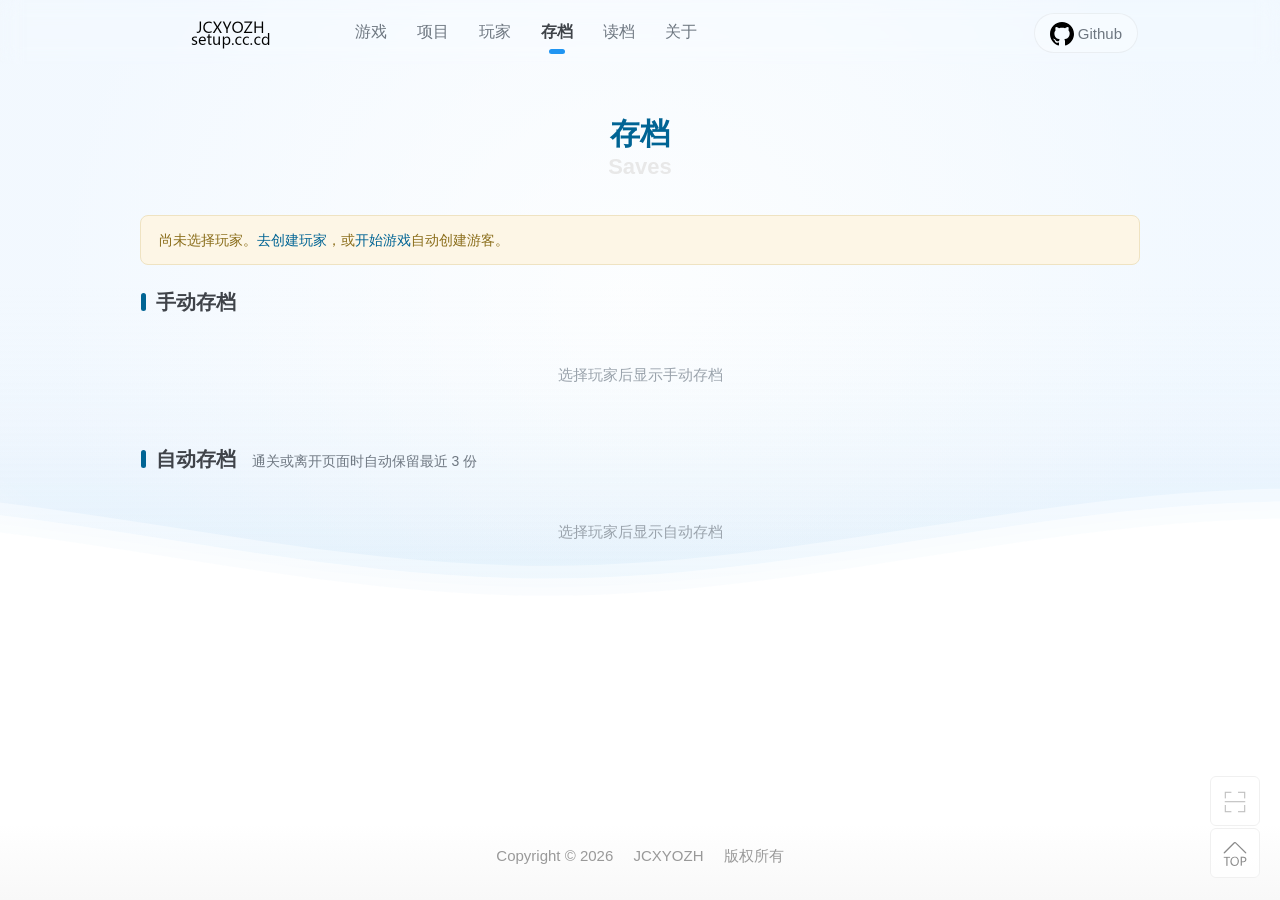
<file: save.html>
<!DOCTYPE html>
<html lang="zh-CN">
<head>
    <meta charset="utf-8">
    <meta name="viewport" content="width=device-width,initial-scale=1.0">
    <meta name="description" content="吃豆游戏存档管理：保存当前进度、覆盖、删除与导出存档">
    <meta name="keywords" content="吃豆游戏,存档,游戏存档">
    <meta name="author" content="旧城新月, JCXYOZH" />
    <title>存档 - JCXYOZH</title>
    <link rel="shortcut icon" href="favicon.ico"/>
    <link rel="canonical" href="./save.html">
    <link rel="stylesheet" href="./static/style/common.css">
    <link rel="stylesheet" href="./static/style/dm.css">
</head>
<body>
<div class="wrapper">
    <header>
        <div class="mod-head">
            <div class="inner">
                <div class="bd">
                    <div class="logo">
                        <a href="./" aria-label="返回吃豆游戏首页"><img src="static/image/public/logo.png" width="180" height="64" alt="JCXYOZH"/></a>
                    </div>
                    <nav aria-label="主导航">
                        <ul>
                            <li><a href="./index.html">游戏</a></li>
                            <li><a href="./project.html">项目</a></li>
                            <li><a href="./player.html">玩家</a></li>
                            <li class="active" aria-current="page"><a href="./save.html">存档</a></li>
                            <li><a href="./load.html">读档</a></li>
                            <li><a href="./about.html">关于</a></li>
                        </ul>
                    </nav>
                    <div class="operation">
                        <a class="btn" href="https://github.com/JCXYOZH" rel="nofollow" target="_blank" title="Github">
                            <svg aria-hidden="true" class="octicon" title="GitHub " version="1.1" viewBox="0 0 16 16" width="24" height="24"><path d="M8 0C3.58 0 0 3.58 0 8c0 3.54 2.29 6.53 5.47 7.59 0.4 0.07 0.55-0.17 0.55-0.38 0-0.19-0.01-0.82-0.01-1.49-2.01 0.37-2.53-0.49-2.69-0.94-0.09-0.23-0.48-0.94-0.82-1.13-0.28-0.15-0.68-0.52-0.01-0.53 0.63-0.01 1.08 0.58 1.23 0.82 0.72 1.21 1.87 0.87 2.33 0.66 0.07-0.52 0.28-0.87 0.51-1.07-1.78-0.2-3.64-0.89-3.64-3.95 0-0.87 0.31-1.59 0.82-2.15-0.08-0.2-0.36-1.02 0.08-2.12 0 0 0.67-0.21 2.2 0.82 0.64-0.18 1.32-0.27 2-0.27 0.68 0 1.36 0.09 2 0.27 1.53-1.04 2.2-0.82 2.2-0.82 0.44 1.1 0.16 1.92 0.08 2.12 0.51 0.56 0.82 1.27 0.82 2.15 0 3.07-1.87 3.75-3.65 3.95 0.29 0.25 0.54 0.73 0.54 1.48 0 1.07-0.01 1.93-0.01 2.2 0 0.21 0.15 0.46 0.55 0.38C13.71 14.53 16 11.53 16 8 16 3.58 12.42 0 8 0z"></path></svg>
                            <span>Github</span>
                        </a>
                    </div>
                </div>
            </div>
        </div>
        <div class="mod-bg">
            <svg class="waves" xmlns="http://www.w3.org/2000/svg" xmlns:xlink="http://www.w3.org/1999/xlink" viewBox="0 24 150 28" preserveAspectRatio="none" shape-rendering="auto">
                <defs>
                    <path id="gentle-wave" d="M-160 44c30 0 58-18 88-18s 58 18 88 18 58-18 88-18 58 18 88 18 v44h-352z"></path>
                </defs>
                <g class="parallax">
                    <use xlink:href="#gentle-wave" x="48" y="0" fill="rgba(255,255,255,0.4)"></use>
                    <use xlink:href="#gentle-wave" x="48" y="3" fill="rgba(255,255,255,0.6)"></use>
                    <use xlink:href="#gentle-wave" x="48" y="5" fill="rgba(255,255,255,0.2)"></use>
                    <use xlink:href="#gentle-wave" x="48" y="7" fill="rgba(255,255,255,1)"></use>
                </g>
            </svg>
        </div>
    </header>
    <main class="container">
        <!-- 供读屏器与搜索引擎识别页面主标题；视觉标题由下方模块承担。 -->
        <h1 class="dm-visually-hidden">存档管理</h1>
        <div class="inner">
            <section class="mod-dm mod-dm-save">
                <div class="hd">
                    <h3 class="title">存档</h3>
                    <p class="subtitle">Saves</p>
                </div>
                <div class="bd">
                    <div id="dm-notice"></div>
                    <!-- 当前进度卡片：读取游戏页写入的检查点，可保存为手动档。 -->
                    <div id="dm-progress"></div>
                    <div class="dm-section-title">手动存档 <span class="sub" id="dm-manual-count"></span></div>
                    <!-- 手动档：玩家命名、可覆盖、可导出，最多 20 份。 -->
                    <div id="dm-manual"></div>
                    <div class="dm-section-title">自动存档 <span class="sub">通关或离开页面时自动保留最近 3 份</span></div>
                    <!-- 自动档：系统滚动维护，不提供覆盖按钮。 -->
                    <div id="dm-auto"></div>
                    <div class="dm-toolbar" id="dm-toolbar">
                        <button type="button" class="dm-btn dm-btn-ghost" id="dm-export">导出全部存档</button>
                        <div class="tip">卡片内「导出」只导出该份存档；底部按钮导出全部有效存档。文件可在其他浏览器/设备迁入，导入入口位于<a href="./load.html">读档页</a>。</div>
                    </div>
                </div>
            </section>
        </div>
    </main>
    <footer>
        <div class="mod-fixedbar">
            <div class="bd">
                <ul>
                    <li>
                        <a class="qrcode" href="javascript:;">
                            <img src="./static/image/public/icon-scan.png" width="24" height="24"/>
                            <span class="popup">
                                        <img src="./static/image/public/qrcode.bmp" width="150" alt="支付宝打赏"/>
                                    </span>
                        </a>
                    </li>
                    <li>
                        <a class="gotop" href="javascript:;" rel="nofollow">
                            <img src="./static/image/public/icon-gotop.png" width="24" height="24" alt="回到顶部">
                        </a>
                    </li>
                </ul>
            </div>
        </div>
        <div class="mod-foot">
            <div class="bd">
                <p>
                    <span>Copyright &copy; 2026</span>
                    <a href="https://github.com/JCXYOZH">JCXYOZH</a>
                    <span>版权所有</span>
                </p>
            </div>
        </div>
    </footer>
</div>
<script type="text/javascript" src="./static/script/dm-core.js"></script>
<script type="text/javascript" src="./static/script/dm-save.js"></script>
<script type="text/javascript" src="./static/script/common.js"></script>
</body>
</html>
</file>
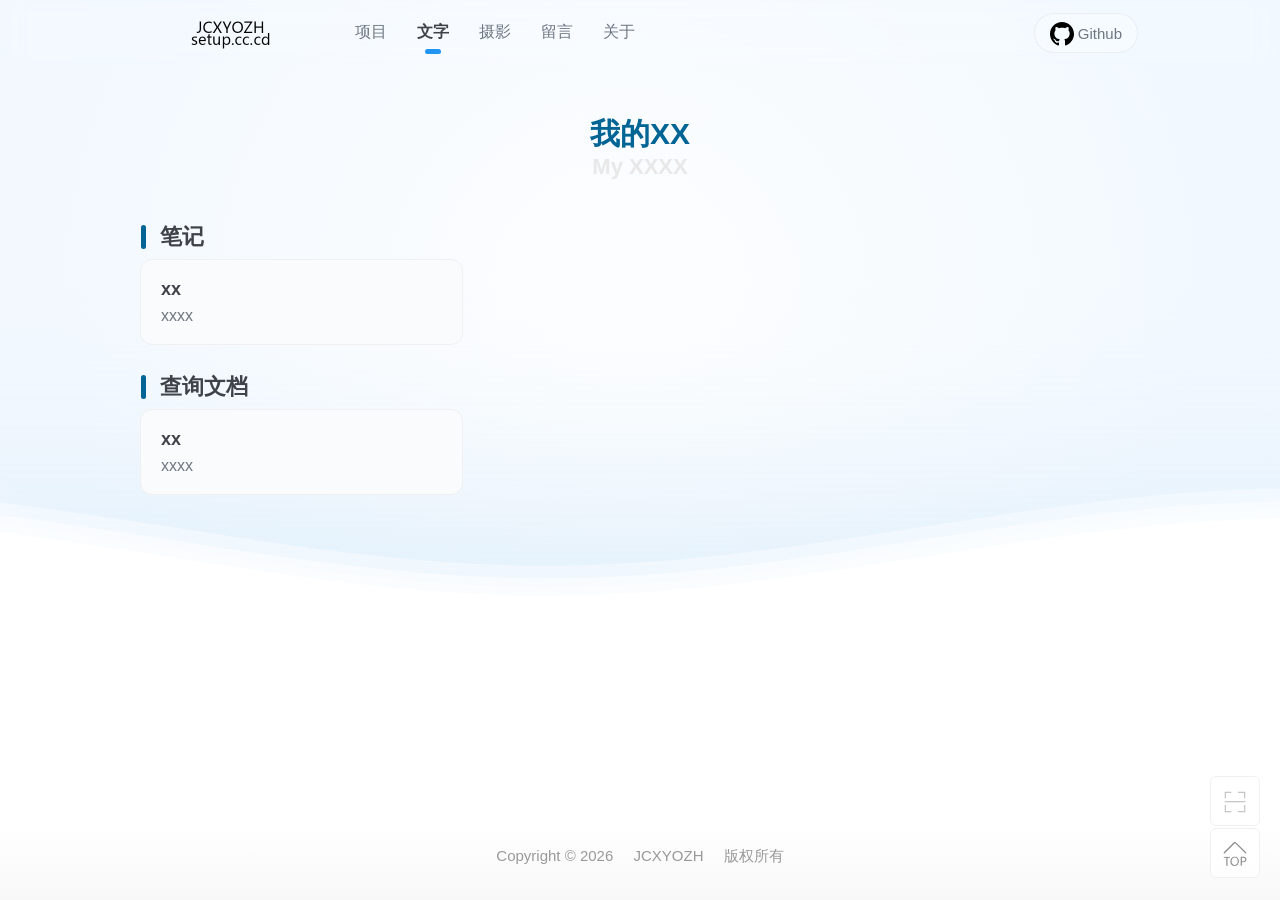
<file: writing.html>
<!DOCTYPE html>
<html lang="zh-CN">
    <head>
        <meta charset="utf-8">
        <meta name="viewport" content="width=device-width,initial-scale=1.0,maximum-scale=1.0,user-scalable=0">
        <meta name="description" content="web开发组件化">
        <meta name="keywords" content="web前端开发,前端组件,组件库,jQuery插件">
        <meta name="author" content="旧城新月, JCXYOZH" />
        <title>文字 - JCXYOZH</title>
        <link rel="shortcut icon" href="favicon.ico"/>
        <link rel="canonical" href="./writing.html">
        <link rel="stylesheet" href="./static/style/common.css">
        <link rel="stylesheet" href="./static/style/project.css">
    </head>
    <body>
        <div class="wrapper">
            <header>
                <div class="mod-head">
                    <div class="inner">
                        <div class="bd">
                            <div class="logo">
                                <a href="./"><img src="static/image/public/logo.png" width="180" height="64" alt="JCXYOZH"/></a>
                            </div>
                            <nav>
                                <li><a href="./project.html">项目</a></li>
                                <li class="active"><a href="./writing.html">文字</a></li>
                                <li><a href="./photograph.html">摄影</a></li>
                                <li><a href="./comment.html">留言</a></li>
                                <li><a href="./about.html">关于</a></li>
                            </nav>
                            <div class="operation">
                                <a class="btn" href="https://github.com/JCXYOZH" rel="nofollow" target="_blank" title="Github">
                                    <svg aria-hidden="true" class="octicon" title="GitHub " version="1.1" viewBox="0 0 16 16" width="24" height="24"><path d="M8 0C3.58 0 0 3.58 0 8c0 3.54 2.29 6.53 5.47 7.59 0.4 0.07 0.55-0.17 0.55-0.38 0-0.19-0.01-0.82-0.01-1.49-2.01 0.37-2.53-0.49-2.69-0.94-0.09-0.23-0.48-0.94-0.82-1.13-0.28-0.15-0.68-0.52-0.01-0.53 0.63-0.01 1.08 0.58 1.23 0.82 0.72 1.21 1.87 0.87 2.33 0.66 0.07-0.52 0.28-0.87 0.51-1.07-1.78-0.2-3.64-0.89-3.64-3.95 0-0.87 0.31-1.59 0.82-2.15-0.08-0.2-0.36-1.02 0.08-2.12 0 0 0.67-0.21 2.2 0.82 0.64-0.18 1.32-0.27 2-0.27 0.68 0 1.36 0.09 2 0.27 1.53-1.04 2.2-0.82 2.2-0.82 0.44 1.1 0.16 1.92 0.08 2.12 0.51 0.56 0.82 1.27 0.82 2.15 0 3.07-1.87 3.75-3.65 3.95 0.29 0.25 0.54 0.73 0.54 1.48 0 1.07-0.01 1.93-0.01 2.2 0 0.21 0.15 0.46 0.55 0.38C13.71 14.53 16 11.53 16 8 16 3.58 12.42 0 8 0z"></path></svg>
                                    <span>Github</span>
                                </a>
                            </div>
                        </div>
                    </div>
                </div>
                <div class="mod-bg">
                    <svg class="waves" xmlns="http://www.w3.org/2000/svg" xmlns:xlink="http://www.w3.org/1999/xlink" viewBox="0 24 150 28" preserveAspectRatio="none" shape-rendering="auto">
                        <defs>
                            <path id="gentle-wave" d="M-160 44c30 0 58-18 88-18s 58 18 88 18 58-18 88-18 58 18 88 18 v44h-352z"></path>
                        </defs>
                        <g class="parallax">
                            <use xlink:href="#gentle-wave" x="48" y="0" fill="rgba(255,255,255,0.4)"></use>
                            <use xlink:href="#gentle-wave" x="48" y="3" fill="rgba(255,255,255,0.6)"></use>
                            <use xlink:href="#gentle-wave" x="48" y="5" fill="rgba(255,255,255,0.2)"></use>
                            <use xlink:href="#gentle-wave" x="48" y="7" fill="rgba(255,255,255,1)"></use>
                        </g>
                    </svg>
                </div>
            </header>
            <div class="container">
                <div class="inner">
                    <section class="mod-project">
                        <div class="hd">
                            <h3 class="title">我的XX</h3>
                            <p class="subtitle">My XXXX</p>
                        </div>
                        <div class="bd">
                            <div class="group">
                                <h3>笔记</h3>
                                <ul>
                                    <li>
                                        <div class="J_link project">
                                            <p class="title"><a href="xx" target="_blank">xx</a></p>
                                            <p class="subtitle">xxxx</p>
                                        </div>
                                    </li>
                                </ul>
                            </div>
                            <div class="group">
                                <h3>查询文档</h3>
                                <ul>
                                    <li>
                                        <div class="J_link project">
                                            <p class="title"><a href="xx" target="_blank">xx</a></p>
                                            <p class="subtitle">xxxx</p>
                                        </div>
                                    </li>
                                </ul>
                            </div>
                        </div>
                    </section>
                </div>
            </div>
            <footer>
                <div class="mod-fixedbar">
                    <div class="bd">
                        <ul>
                            <li>
                                <a class="qrcode" href="javascript:;" href="javascript:;">
                                    <img src="./static/image/public/icon-scan.png" width="24" height="24"/>
                                    <span class="popup">
                                        <img src="./static/image/public/qrcode.bmp" width="150" alt="支付宝打赏"/>
                                    </span>
                                </a>
                            </li>
                            <li>
                                <a class="gotop" href="javascript:;" rel="nofollow">
                                    <img src="./static/image/public/icon-gotop.png" width="24" height="24" alt="回到顶部">
                                </a>
                            </li>
                        </ul>
                    </div>
                </div>
                <div class="mod-foot">
                    <div class="bd">
                        <p>
                            <span>Copyright &copy; 2026</span>
                            <a href="https://github.com/JCXYOZH">JCXYOZH</a>
                            <span>版权所有</span>
                        </p>
                    </div>
                </div>
            </footer>
        </div>
        <script type="text/javascript" src="./static/script/common.js"></script>
    </body>
</html>
</file>
<file: static/style/common.css>
@charset "UTF-8";
/*
 * common.css —— 全站骨架与公共组件
 * 结构：reset -> CSS 变量 -> 页面骨架 -> 头部/导航 -> 背景动效 -> 固定工具栏 -> 页脚 -> 响应式
 * 命名：mod-* 表示站点级模块，dm-* 表示存档系统组件（后者在 dm.css 中定义）。
 */

html{color:#000;background:#FFF}body,div,dl,dt,dd,ul,ol,li,h1,h2,h3,h4,h5,h6,pre,code,form,fieldset,legend,input,textarea,p,blockquote,th,td{margin:0;padding:0}table{border-collapse:collapse;border-spacing:0}fieldset,img{border:0}address,caption,cite,code,dfn,em,strong,th,var{font-style:normal;font-weight:normal}ol,ul{list-style:none}caption,th{text-align:left}h1,h3,h3,h4,h5,h6{font-size:100%;font-weight:normal}q:before,q:after{content:''}abbr,acronym{border:0;font-variant:normal}sup{vertical-align:text-top}sub{vertical-align:text-bottom}input,textarea,select{font-family:inherit;font-size:inherit;font-weight:inherit;*font-size:100%}legend{color:#000}


/* ============================ 设计令牌 ============================ */
html{
    height:100%;
    --active-color: #2095f2;
    --text-color: #6e7781;
    --text-dark-color: #4b535d;
    --title-color: #3f4349;
    --primary-color: #006494;
    --primary-hover-color: #015c89;
    --secondary-color: #2095f2;
}
body{
    height:100%;
    font-size:16px;
    font-family: Arial,Helvetica,"Segoe UI","Microsoft Yahei","PingFang SC";
    color: var(--text-color);
}
a{
    text-decoration: none;
    color: var(--text-color);
}
/* 键盘可见焦点：不影响鼠标点击观感，提升无障碍与可操作性 */
:focus-visible{
    outline: 3px solid rgba(32, 149, 242, 0.55);
    outline-offset: 2px;
}
/* 仅供读屏软件读取的文本（表单 label 等） */
.dm-visually-hidden{
    position: absolute !important;
    width: 1px;
    height: 1px;
    padding: 0;
    margin: -1px;
    overflow: hidden;
    clip: rect(0, 0, 0, 0);
    white-space: nowrap;
    border: 0;
}
img{
    vertical-align: middle;
}


/* ============================ 页面骨架 ============================ */
.wrapper{
    position: relative;
    min-height: 100%;
    /* 纵向 flex：内容不足一屏时把 footer 压到页面底部（ block 布局会令版权条上浮） */
    display: flex;
    flex-direction: column;
}
header{
    height: 64px;
    margin-bottom: 20px;
    flex: 0 0 auto;
}
.container{
    padding-bottom: 84px;
    flex: 1 1 auto;
}
footer{
    flex: 0 0 auto;
}
.inner{
    max-width: 1000px;
    padding: 0 12px;
    margin: 0 auto;
}

/* ============================ 固定头部与导航 ============================ */
.mod-head{
    position: fixed;
    left: 0;
    top: 0;
    z-index: 99;
    width: 100%;
    backdrop-filter: blur(10px);
    background: rgba(255, 255, 255, 0);
}
.mod-head .bd{
    display: flex;
    flex-wrap: wrap;
    gap: 20px;
}
.mod-head .logo{
    line-height: 64px;
}
.mod-head .logo a{
    display: block;
}
.mod-head .logo img{
    display: block;
}
.mod-head nav{
    flex: 1 0 auto;
    min-width: 0;
    line-height: 64px;
    display: flex;
    flex-direction: row;
    justify-content: flex-start;
    list-style: none;
}
.mod-head nav ul{
    display: flex;
    flex-direction: row;
    justify-content: flex-start;
    width: 100%;
    list-style: none;
}
.mod-head nav li a{
    position: relative;
    display: block;
    padding: 0 15px;
    white-space: nowrap;
    font-size: 16px;
    color: var(--text-color);
}
.mod-head nav li.active a{
    font-weight: bold;
    color: var(--title-color);
}
.mod-head nav li.active a::after{
    position: absolute;
    left: 50%;
    bottom: 10px;
    content:'';
    width: 16px;
    height: 5px;
    margin-left: -8px;
    background: var(--active-color);
    border-radius: 3px;
}
.mod-head .operation{
    height: 40px;
    padding: 12px 0;
    line-height: 40px;
}
.mod-head .btn {
    position: relative;
    display: inline-block;
    min-width: 64px;
    height: 38px;
    margin: 0 2px;
    padding: 0 15px;
    background: rgba(255, 255, 255, 0.3);
    border: 1px solid rgba(0, 0, 0, 0.05);
    border-radius: 20px;
    line-height: 38px;
    vertical-align: middle;
    text-decoration: none;
    text-align: center;
    font-size: 15px;
    color: var(--text-color);
    overflow: hidden;
    transition: color .2s, opacity .2s;
    outline: none;
    -webkit-appearance: none;
}
.mod-head .btn a, .mod-head .btn span, .mod-head .btn svg {
    vertical-align: middle;
    color: var(--text-color);
}
.mod-head .btn .active{
    font-weight: bold;
}
.mod-head .btn:hover {
    color: #000;
    opacity: 1;
}
.mod-head .btn:after {
    content: " ";
    position: absolute;
    width: 100%;
    height: 100%;
    background: #000;
    left: 0;
    top: 0;
    opacity: 0;
    transition: opacity .2s;
    border-radius: 6px;
    overflow: hidden;
    pointer-events: none;
}
.mod-head .btn:hover:after {
    opacity: .02;
}

/* ============================ 背景与波浪动效 ============================ */
.mod-bg{
    position: absolute;
    left: 0;
    top: 0;
    height: 600px;
    width: 100%;
    z-index: -1;
    background: url('../image/public/bg.svg') center top / cover repeat-x;
}
.mod-bg .waves,.waves{
    position: absolute;
    width: 100%;
    bottom: 0;
    min-height: 80px;
    max-height: 120px;
    z-index: 0
}
.mod-bg .parallax>use {
    animation: move-forever 25s cubic-bezier(0.55, 0.5, 0.45, 0.1) infinite
}
.mod-bg .parallax>use:nth-child(1) {
    animation-delay: -2s;
    animation-duration: 7s
}
.mod-bg .parallax>use:nth-child(2) {
    animation-delay: -3s;
    animation-duration: 10s
}
.mod-bg .parallax>use:nth-child(3) {
    animation-delay: -4s;
    animation-duration: 13s
}
.mod-bg .parallax>use:nth-child(4) {
    animation-delay: -5s;
    animation-duration: 20s
}
@keyframes move-forever {
    0% {
        transform: translate3d(-90px, 0, 0)
    }
    100% {
        transform: translate3d(85px, 0, 0)
    }
}

/* ============================ 右下角固定工具栏 ============================ */
.mod-fixedbar .bd {
    position: fixed;
    right: 20px;
    bottom: 20px;
    z-index: 99;
}
.mod-fixedbar .bd li{
    margin-bottom: 2px;
}
.mod-fixedbar .bd a{
    position: relative;
    display: block;
    width: 48px;
    height: 48px;
    background: rgba(255,255,255,0.8);
    border: 1px solid #f0f0f0;
    border-radius: 6px;
    line-height: 48px;
    text-align: center;
}
.mod-fixedbar .bd .popup{
    display: none;
    position: absolute;
    right: 50px;
    bottom: 0;
    z-index: 99;
    border: 1px solid #f0f0f0;
    box-shadow: 0 0 2px 0 rgba(0,0,0,0.05);
}
.mod-fixedbar .bd a:hover{
    background: rgba(255,255,255,0.9);
}
.mod-fixedbar .bd a:hover .popup{
    display: block;
}

/* ============================ 页脚 ============================ */
.mod-foot{
    background: linear-gradient(to top, #f8f8f8, #ffffff);
}
.mod-foot .bd{
    padding: 20px 0;
    line-height: 24px;
    text-align: center;
    font-size: 15px;
    color: #999;
}
.mod-foot .bd p{
    margin-bottom: 12px;
}
.mod-foot .bd a,.mod-foot .bd span{
    margin: 0 8px;
    color: #999;
}
.mod-foot .bd .link{
    display: inline-block;
    padding: 0 15px;
    margin: 0 6px;
    background: #f6f8fa;
    border-radius: 5px;
    line-height: 32px;
    color: #666;
}

::selection {
    color: white;
    background-color: #333;
}
.J_link{
    cursor: pointer;
}

/* ============================ 响应式：<=800px ============================ */
@media screen and (max-width: 800px) {
    body{
        font-size: 14px;
    }
    header{
        height: 90px;
    }
    header .inner{
        padding: 0;
    }

    .mod-head .bd{
        flex-direction: column;
        gap:0;
    }
    .mod-head .logo{
        padding: 5px 0;
        line-height: 40px;
    }
    .mod-head .logo img{
        width: 120px;
        height: 40px;
    }
    .mod-head nav{
        display: flex;
        background: rgba(0, 0, 0, 0.05);
        line-height: 40px;
    }
    .mod-head nav li{
        flex: 1;
        min-width: 0;
    }
    .mod-head nav li a{
        padding: 0 10px;
        text-align: center;
        font-size: 15px;
    }
    .mod-head nav li.active a::after{
        bottom: 2px;
        height: 4px;
    }
    .mod-head .operation{
        position: absolute;
        top: 0;
        right: 12px;
        padding: 9px 0;
        height: 32px;
        line-height: 32px;
    }
    .mod-head .btn{
        padding: 0 12px;
        height: 30px;
        line-height: 30px;
        font-size: 14px;
    }
    .mod-head .btn svg{
        width: 20px;
        height: 20px;
    }

    .mod-bg{
        height: 550px;
    }
    .mod-foot .bd{
        line-height: 20px;
        font-size: 14px;
    }

    .mod-fixedbar .bd{
        right: 5px;
        bottom: 5px;
    }
    .mod-fixedbar .bd a{
        width: 36px;
        height: 36px;
        line-height: 36px;
    }
    .mod-fixedbar .bd a img{
        width: 20px;
        height: 20px;
    }
}
</file>
<file: static/style/index.css>
/*
 * index.css —— 首页专属样式
 * 覆盖游戏画布、玩法说明、项目快捷入口与首页响应式规则。
 */
.mod-panel{
    margin-bottom: 30px;
}
.mod-panel canvas{
    display:block;
    margin: 0 auto;
    max-width: 100%;
    height: auto;
    background: #000;
    border-radius: 12px;
}
.mod-panel .info{
    padding: 10px 0;
    margin-bottom: 5px;
    line-height: 20px;
    text-align: center;
    color: #666;
}
.mod-panel .info p{
    line-height: 26px;
    font-size: 16px;
    color: #666;
}

.mod-introtion .hd{
    margin-bottom: 10px;
    padding: 15px 20px;
    background: linear-gradient(45deg, #eef2f9, transparent);
    border-top-left-radius: 8px;
    border-bottom-left-radius: 8px;
}
.mod-introtion .hd .title{
    line-height: 32px;
    font-size: 24px;
    font-weight: bold;
    color: var(--primary-color);
    text-shadow: 2px 1px 0 #cccccc;
}
.mod-introtion .hd .title a{
    color: var(--primary-color);
}
.mod-introtion .hd .subtitle{
    position: relative;
    line-height: 20px;
    font-size: 20px;
    font-weight: bold;
    color: var(--text-color);
    opacity: 0.8;
}
.mod-introtion .bd{
    padding: 15px 20px;
    background-color: rgba(0, 0, 0, 0.02);
    border: 1px solid rgba(0, 0, 0, 0.02);
    border-radius: 8px;
}
.mod-introtion .bd p{
    margin-bottom: 12px;
    line-height: 26px;
    text-indent: 2em;
    font-size: 16px;
    color: #666;
}
.mod-introtion .bd p:last-child{
    margin-bottom: 0;
}

.mod-button{
    height: 32px;
    padding: 15px 0;
    margin-bottom: 15px;
    text-align: center;
}
.mod-button span,.mod-button a{
    display: inline-block;
    height: 28px;
    vertical-align: middle;
}
.mod-button .btn{
    display: inline-block;
    height: 26px;
    padding: 0 12px;
    line-height: 26px;
    background-color: #ebf0f4;
    border: 1px solid #d1d9e0;
    text-decoration: none;
    font-weight: bold;
    font-size: 13px;
    color: #25292e;
    border-radius: 3px;
}
.mod-button .btn:hover{
    background: #f5f6f7;
}

/* 首页底部“更多开源项目”快捷入口（由 projects.js 动态插入） */
.mod-projects{
    max-width: 1000px;
    margin: 0 auto 20px;
    padding: 30px 0;
    text-align: center;
    font-size: 15px;
}
.mod-projects a{
    text-decoration: none;
    color: #6e7781;
}
.mod-projects .hd{
    line-height: 40px;
    font-size: 20px;
    font-weight: bold;
    color: #3f4349;
}
.mod-projects .hd a{
    color: #3f4349;
}
.mod-projects ul{
    display: grid;
    grid-template-columns: repeat(4, 1fr);
    gap: 2px;
    list-style: none;
    margin: 0;
    padding: 0 2px;
}
.mod-projects li a{
    display: block;
    line-height: 40px;
    background: rgba(0, 0, 0, 0.03);
    border-radius: 5px;
    color: #6e7781;
}
.mod-projects li a:hover{
    background: #eef2f9;
}
.mod-spread{
    max-width: 960px;
    margin: 0 auto 20px;
    padding: 30px 0;
    text-align: center;
}
.mod-spread .bd img{
    max-width: 100%;
    height: auto;
}


/* ============================ 首页响应式 ============================ */
@media screen and (max-width: 800px){
    .mod-projects ul{
        grid-template-columns: repeat(2, 1fr);
    }
    .mod-panel canvas{
        width: 100%;
        height: auto;
        border-radius: 8px;
    }

    .mod-panel .info p{
        line-height: 20px;
        font-size: 14px;
    }

    .mod-introtion .hd{
        padding: 12px 15px;
    }
    .mod-introtion .hd .title{
        line-height: 24px;
        font-size: 20px;
    }
    .mod-introtion .hd .subtitle{
        line-height: 18px;
        font-size: 16px;
    }
    .mod-introtion .bd p{
        line-height: 24px;
        font-size: 15px;
    }
}
</file>
<file: static/style/dm.css>
@charset "UTF-8";
/*
 * dm.css —— 存档系统页面共用样式（玩家/存档/读档 + 游戏页 HUD/Toast/确认弹层）
 * 设计语言保持站点一致：复用 common.css 的 CSS 变量与卡片/按钮形态
 *
 * 结构顺序：
 *   页面骨架 -> 卡片 -> 按钮 -> 表单 -> 玩家/存档行 -> 徽章/进度 -> 空状态/提示
 *   -> Toast -> 确认弹层 -> 游戏 HUD -> 响应式
 */

/* ============================ 页面骨架 ============================ */

.mod-dm .hd{
    padding-top: 30px;
    margin-bottom: 35px;
    text-align: center;
}
.mod-dm .hd .title{
    line-height: 40px;
    font-size: 30px;
    font-weight: bold;
    color: var(--primary-color);
}
.mod-dm .hd .subtitle{
    position: relative;
    line-height: 26px;
    font-size: 22px;
    font-weight: bold;
    color: #e8e8e8;
}
.mod-dm .bd{
    padding-bottom: 30px;
}

/* ============================ 通用卡片 ============================ */

.dm-card{
    position: relative;
    margin-bottom: 20px;
    padding: 20px;
    background: #f9fbfd;
    border: 1px solid #f0f0f0;
    border-radius: 12px;
    transition: all 0.12s ease-in;
}
.dm-card.highlight{
    background: linear-gradient(0deg, #ecf5fa 0%, #f3f9ff 38.1%, #f9fbfd 100%);
    border-color: #d8e8f2;
}
.dm-card.dm-corrupt{
    background: #faf6f6;
    border-color: #ecd8d8;
}
.dm-card:hover{
    box-shadow: 1px 3px 12px rgba(0, 0, 0, 0.04);
}

.dm-section-title{
    position: relative;
    margin: 25px 0 12px;
    padding-left: 16px;
    line-height: 24px;
    font-size: 20px;
    font-weight: bold;
    color: var(--title-color);
}
.dm-section-title::before{
    position: absolute;
    left: 1px;
    top: 3px;
    content: '';
    width: 5px;
    height: 18px;
    background: var(--primary-color);
    border-radius: 3px;
}
.dm-section-title .sub{
    margin-left: 10px;
    font-size: 14px;
    font-weight: normal;
    color: var(--text-color);
}

/* ============================ 按钮 ============================ */

.dm-btn{
    display: inline-block;
    min-width: 72px;
    height: 36px;
    padding: 0 18px;
    background: var(--primary-color);
    border: 1px solid var(--primary-color);
    border-radius: 18px;
    line-height: 34px;
    vertical-align: middle;
    text-align: center;
    text-decoration: none;
    font-size: 15px;
    color: #fff;
    cursor: pointer;
    outline: none;
    -webkit-appearance: none;
    transition: background .15s, opacity .15s, box-shadow .15s;
    box-sizing: border-box;
}
.dm-btn:hover{
    background: var(--primary-hover-color);
    border-color: var(--primary-hover-color);
}
.dm-btn:active{
    opacity: .85;
}
.dm-btn:focus-visible{
    box-shadow: 0 0 0 3px rgba(32, 149, 242, 0.22);
}
.dm-btn[disabled],
.dm-btn.dm-disabled{
    background: #c9d3da;
    border-color: #c9d3da;
    color: #f4f7f9;
    cursor: not-allowed;
}
.dm-btn.dm-btn-ghost{
    background: transparent;
    border: 1px solid #c4d2dc;
    color: var(--text-dark-color);
}
.dm-btn.dm-btn-ghost:hover{
    background: #eef5fa;
    border-color: var(--primary-color);
    color: var(--primary-color);
}
.dm-btn.dm-btn-danger{
    background: transparent;
    border: 1px solid #e3b8b8;
    color: #c05050;
}
.dm-btn.dm-btn-danger:hover{
    background: #fdf2f2;
    border-color: #c05050;
    color: #a53d3d;
}
.dm-btn.dm-btn-small{
    min-width: 56px;
    height: 30px;
    padding: 0 14px;
    border-radius: 15px;
    line-height: 28px;
    font-size: 14px;
}
.dm-btn-row{
    display: flex;
    flex-wrap: wrap;
    gap: 10px;
    align-items: center;
}

/* ============================ 表单 ============================ */

.dm-input{
    height: 38px;
    padding: 0 14px;
    background: #fff;
    border: 1px solid #d1d9e0;
    border-radius: 8px;
    line-height: 38px;
    font-size: 15px;
    color: var(--text-dark-color);
    outline: none;
    box-sizing: border-box;
    transition: border-color .15s, box-shadow .15s;
}
.dm-input:focus{
    border-color: var(--secondary-color);
    box-shadow: 0 0 0 3px rgba(32, 149, 242, 0.12);
}
.dm-input::placeholder{
    color: #a8b0b8;
}
.dm-form-row{
    display: flex;
    flex-wrap: wrap;
    gap: 10px;
    align-items: center;
}
.dm-form-error{
    min-height: 20px;
    margin-top: 8px;
    line-height: 20px;
    font-size: 13px;
    color: #c05050;
}
.dm-form-hint{
    margin-top: 8px;
    line-height: 20px;
    font-size: 13px;
    color: var(--text-color);
}

/* ============================ 玩家条目 ============================ */

.dm-player-row{
    display: flex;
    align-items: center;
    gap: 15px;
}
.dm-avatar{
    flex: 0 0 auto;
    width: 52px;
    height: 52px;
    background: var(--primary-color);
    border-radius: 50%;
    line-height: 52px;
    text-align: center;
    font-size: 22px;
    font-weight: bold;
    color: #fff;
    overflow: hidden;
}
.dm-avatar.guest{
    background: #7a8ba0;
}
.dm-player-info{
    flex: 1;
    min-width: 0;
}
.dm-player-name{
    line-height: 28px;
    font-size: 18px;
    font-weight: bold;
    color: var(--title-color);
    overflow: hidden;
    text-overflow: ellipsis;
    white-space: nowrap;
}
.dm-player-meta{
    line-height: 22px;
    font-size: 14px;
    color: var(--text-color);
}
.dm-player-stats{
    display: flex;
    flex-wrap: wrap;
    gap: 18px;
    margin-top: 8px;
}
.dm-stat{
    line-height: 24px;
    font-size: 14px;
    color: var(--text-color);
}
.dm-stat b{
    font-size: 18px;
    font-weight: bold;
    color: var(--title-color);
    margin-left: 6px;
}

/* 徽章 */
.dm-badge{
    display: inline-block;
    margin-right: 6px;
    padding: 0 10px;
    background: #eef2f6;
    border-radius: 10px;
    line-height: 20px;
    font-size: 12px;
    color: var(--text-dark-color);
    vertical-align: 2px;
}
.dm-badge.dm-badge-manual{
    background: #e3f0fb;
    color: #1565a0;
}
.dm-badge.dm-badge-auto{
    background: #eef2f6;
    color: #61707d;
}
.dm-badge.dm-badge-clear{
    background: #fdf3d7;
    color: #9c7a12;
}
.dm-badge.dm-badge-corrupt{
    background: #fbe9e9;
    color: #b04a4a;
}
.dm-badge.dm-badge-active{
    background: #e3f7e8;
    color: #237a3a;
}

/* ============================ 存档条目 ============================ */

.dm-save-row{
    display: flex;
    align-items: center;
    gap: 15px;
}
.dm-save-info{
    flex: 1;
    min-width: 0;
}
.dm-save-name{
    line-height: 26px;
    font-size: 17px;
    font-weight: bold;
    color: var(--title-color);
    overflow: hidden;
    text-overflow: ellipsis;
    white-space: nowrap;
}
.dm-save-meta{
    line-height: 22px;
    font-size: 14px;
    color: var(--text-color);
}
.dm-save-meta .sep{
    margin: 0 8px;
    color: #d5dce2;
}
.dm-save-remark{
    margin-top: 2px;
    line-height: 20px;
    font-size: 13px;
    color: #8a97a3;
    overflow: hidden;
    text-overflow: ellipsis;
    white-space: nowrap;
}

/* 进度卡片（当前对局） */
.dm-progress{
    display: flex;
    flex-wrap: wrap;
    align-items: center;
    gap: 15px;
}
.dm-progress .dm-progress-info{
    flex: 1;
    min-width: 240px;
}
.dm-progress .dm-progress-form{
    display: flex;
    flex-wrap: wrap;
    gap: 10px;
    align-items: center;
}
.dm-progress .dm-progress-form .dm-input{
    width: 200px;
}
.dm-progress .dm-progress-form .dm-input.dm-input-remark{
    flex: 1;
    min-width: 160px;
    width: auto;
}

/* 空状态 / 提示条 */
.dm-empty{
    padding: 34px 20px;
    line-height: 26px;
    text-align: center;
    font-size: 15px;
    color: #9aa3ac;
}
.dm-empty a{
    color: var(--primary-color);
}
.dm-notice{
    margin-bottom: 18px;
    padding: 12px 18px;
    background: #fdf6e6;
    border: 1px solid #efe3c2;
    border-radius: 8px;
    line-height: 24px;
    font-size: 14px;
    color: #8a6d1a;
}
.dm-notice.dm-notice-error{
    background: #fbecec;
    border-color: #ecd4d4;
    color: #a53d3d;
}
.dm-notice a{
    color: var(--primary-color);
}

/* 工具栏 */
.dm-toolbar{
    display: flex;
    flex-wrap: wrap;
    gap: 10px;
    margin-top: 22px;
    padding-top: 18px;
    border-top: 1px dashed #e3e9ee;
    align-items: center;
}
.dm-toolbar .tip{
    flex: 1;
    min-width: 200px;
    line-height: 22px;
    font-size: 13px;
    color: #9aa3ac;
    text-align: right;
}

/* ============================ Toast ============================ */

#dm-toast-box{
    position: fixed;
    left: 50%;
    top: 18px;
    z-index: 9999;
    transform: translateX(-50%);
    display: flex;
    flex-direction: column;
    align-items: center;
    gap: 8px;
    pointer-events: none;
}
.dm-toast{
    max-width: 86vw;
    padding: 9px 22px;
    background: rgba(63, 67, 73, 0.92);
    border-radius: 20px;
    line-height: 22px;
    font-size: 14px;
    color: #fff;
    box-shadow: 0 4px 16px rgba(0, 0, 0, 0.16);
    animation: dm-toast-in .25s ease-out;
    transition: opacity .3s, transform .3s;
}
.dm-toast.dm-toast-success{
    background: rgba(35, 122, 58, 0.94);
}
.dm-toast.dm-toast-error{
    background: rgba(176, 74, 74, 0.94);
}
.dm-toast.dm-toast-out{
    opacity: 0;
    transform: translateY(-8px);
}
@keyframes dm-toast-in{
    from{
        opacity: 0;
        transform: translateY(-10px);
    }
    to{
        opacity: 1;
        transform: translateY(0);
    }
}

/* ============================ 确认弹层 ============================ */

.dm-modal-overlay{
    position: fixed;
    left: 0;
    top: 0;
    z-index: 9998;
    width: 100%;
    height: 100%;
    background: rgba(30, 36, 42, 0.45);
    display: flex;
    align-items: center;
    justify-content: center;
    animation: dm-fade-in .18s ease-out;
}
.dm-modal{
    width: 400px;
    max-width: calc(100vw - 40px);
    padding: 22px 24px;
    background: #fff;
    border-radius: 12px;
    box-shadow: 0 12px 40px rgba(0, 0, 0, 0.18);
}
.dm-modal .dm-modal-title{
    margin-bottom: 10px;
    line-height: 26px;
    font-size: 18px;
    font-weight: bold;
    color: var(--title-color);
}
.dm-modal.dm-modal-danger .dm-modal-title{
    color: #a53d3d;
}
.dm-modal .dm-modal-text{
    line-height: 24px;
    font-size: 14px;
    color: var(--text-dark-color);
}
.dm-modal .dm-modal-btns{
    display: flex;
    justify-content: flex-end;
    gap: 10px;
    margin-top: 20px;
}
@keyframes dm-fade-in{
    from{
        opacity: 0;
    }
    to{
        opacity: 1;
    }
}

/* ============================ 游戏页 HUD ============================ */

.mod-panel .bd{
    position: relative;
}
.dm-hud{
    position: absolute;
    right: 14px;
    top: 12px;
    z-index: 9;
    padding: 6px 14px;
    background: rgba(0, 100, 148, 0.85);
    border-radius: 16px;
    line-height: 20px;
    font-size: 13px;
    color: #fff;
    opacity: 0;
    transform: translateY(-6px);
    transition: opacity .25s, transform .25s;
    pointer-events: none;
}
.dm-hud.show{
    opacity: 1;
    transform: translateY(0);
}

/* 游戏页快捷链接 */
.mod-panel .info .links{
    margin-top: 4px;
    font-size: 14px;
}
.mod-panel .info .links a{
    color: var(--primary-color);
}
.mod-panel .info .links a:hover{
    color: var(--primary-hover-color);
    text-decoration: underline;
}
.mod-panel .info .links .sep{
    margin: 0 8px;
    color: #c9d3da;
}

/* ============================ 响应式 ============================ */

@media screen and (max-width: 800px){
    .mod-dm .hd{
        padding-top: 15px;
        margin-bottom: 22px;
    }
    .mod-dm .hd .title{
        line-height: 32px;
        font-size: 26px;
    }
    .mod-dm .hd .subtitle{
        line-height: 22px;
        font-size: 17px;
    }

    .dm-card{
        padding: 14px;
        border-radius: 10px;
    }
    .dm-save-row,
    .dm-player-row{
        flex-wrap: wrap;
        gap: 10px;
    }
    .dm-save-info,
    .dm-player-info{
        flex: 1 0 100%;
    }
    .dm-avatar{
        width: 44px;
        height: 44px;
        line-height: 44px;
        font-size: 19px;
    }
    .dm-btn-row{
        width: 100%;
    }
    .dm-btn-row .dm-btn{
        flex: 1;
    }
    .dm-progress .dm-progress-info{
        flex: 1 0 100%;
    }
    .dm-progress .dm-progress-form{
        width: 100%;
    }
    .dm-progress .dm-progress-form .dm-input{
        flex: 1;
        width: auto;
        min-width: 0;
    }
    .dm-progress .dm-progress-form .dm-input.dm-input-remark{
        min-width: 0;
    }
    .dm-player-stats{
        gap: 12px;
    }
    .dm-toolbar .tip{
        flex: 1 0 100%;
        text-align: left;
    }
}
</file>
<file: static/style/about.css>
/*
 * about.css —— 关于页样式
 * 由引言 blockquote + 多个 mod-panel 卡片组成，移动端收窄内边距。
 */
.mod-word{
    margin-bottom: 25px;
}
.mod-word blockquote{
    padding: 15px 20px;
    background-color: rgba(0,0,0,0.02);
    border: 1px solid rgba(0,0,0,0.02);
    border-radius: 8px;
    border-top-right-radius: 21px;
    border-bottom-left-radius: 21px;
}
.mod-word blockquote p{
    margin-bottom: 10px;
    line-height: 26px;
    text-indent: 2em;
    color: var(--text-color);
}
.mod-word blockquote p.from{
    text-align: right;
}

.mod-panel{
    margin-bottom: 25px;
    background: #fff;
    border: 1px solid #f0f0f099;
    border-radius: 8px;
    box-shadow: 1px 2px 12px rgba(0, 0, 0, 0.02);
}
.mod-panel .hd{
    position: relative;
    padding: 10px 20px;
    border-bottom: 1px solid #f0f0f099;
    line-height: 24px;
}
.mod-panel .hd .title{
    font-size: 18px;
    font-weight: bold;
    color: var(--title-color);
}
.mod-panel .hd::after{
    position: absolute;
    left: 2px;
    top: 50%;
    content: '';
    width: 4px;
    height: 24px;
    background: var(--active-color);
    margin-top: -12px;
    border-radius: 3px;
}
.mod-panel .bd{
    padding: 20px;
}
.mod-panel .bd p{
    margin-bottom: 10px;
    line-height: 26px;
    text-indent: 2em;
}
.mod-panel .bd svg{
    opacity: 0.5;
}
.mod-panel .bd svg:hover{
    opacity: 0.6;
}
.mod-panel .field-wrapper{
    display: flex;
    padding: 5px 0;
    line-height: 26px;
}
.mod-panel .field-title{
    width: 100px;
    text-align: right;
    font-weight: bold;
    color: var(--title-color);
}
.mod-panel .field-content{
    flex: 1;
    min-width: 0;
}

@media screen and (max-width: 800px) {
    .mod-word blockquote{
        padding: 10px 15px;
        border-radius: 8px;
        line-height: 24px;
    }

    .mod-panel{
        margin-bottom: 15px;
    }
    .mod-panel .bd p{
        line-height: 24px;
    }
    .mod-panel .field-wrapper{
        line-height: 24px;
    }
    .mod-panel .field-title{
        width: 80px;
    }
}
</file>
<file: static/style/project.css>
/*
 * project.css —— 项目展示页样式
 * 使用 CSS Grid 三列卡片；<=800px 时降为单列，封面图自适应。
 */
.mod-project .hd{
    padding-top: 30px;
    margin-bottom: 45px;
    text-align: center;
}
.mod-project .hd .title{
    line-height: 40px;
    font-size: 30px;
    font-weight: bold;
    color: var(--primary-color);
}
.mod-project .hd .title a{
    color: var(--primary-hover-color);
}
.mod-project .hd .subtitle{
    position: relative;
    line-height: 26px;
    font-size: 22px;
    font-weight: bold;
    color: #e8e8e8;
}
.mod-project .group{
    margin-bottom: 30px;
}
.mod-project .group h3{
    position: relative;
    margin: 10px 0;
    padding-left: 20px;
    line-height: 24px;
    font-size: 22px;
    font-weight: bold;
    color: var(--title-color);
}
.mod-project .group h3::before{
    position: absolute;
    left: 1px;
    top: 0;
    content:'';
    width: 5px;
    height: 100%;
    background: var(--primary-color);
    border-radius: 3px;
}
.mod-project .list{
    display: grid;
    grid-template-columns: repeat(3,1fr);
    gap: 20px;
    margin-bottom: 60px;
}
.mod-project .item{
    position: relative;
    padding: 25px 25px 165px;
    background: linear-gradient(0deg, #ecf5fa 0%, #f3f9ff 38.1%, #f9fbfd 100%);
    border: 1px solid #e8e8e8;
    border-radius: 12px;
    overflow: hidden;
    transition: all 0.12s ease-in;
}
.mod-project .item .rank{
    position: absolute;
    right: 15px;
    top: 0;
    z-index: 9;
}
.mod-project .item .c-hd{
    text-align: center;
}
.mod-project .item .title{
    line-height: 34px;
    font-size: 22px;
    font-weight: bold;
    color: var(--title-color);
}
.mod-project .item .subtitle{
    line-height: 26px;
    font-size: 16px;
    color: var(--text-color);
}
.mod-project .item .cover{
    position: absolute;
    left: 0;
    bottom: -24px;
    width: 100%;
    text-align: center;
    transition: all 0.12s ease-in;
}
.mod-project .item .cover .btn{
    position: absolute;
    left: 50%;
    top: -16px;
    width: 100px;
    height: 32px;
    margin-left: -50px;
    background: var(--primary-color);
    border-radius: 16px;
    line-height: 32px;
    font-size: 15px;
    color: #fff;
    box-shadow: 1px 2px 8px rgba(0,0,0,0.05);
}
.mod-project .item .cover img{
    max-width: 280px;
    height: auto;
    margin: 0 auto;
    border: 3px solid #ffffff;
    border-radius: 8px 8px 0 0;
    box-shadow: 1px 3px 12px rgba(0,0,0,0.05);
}
.mod-project .item:hover{
    background: linear-gradient(0deg, #ecf5faaa 0%, #f3f9ffaa 38.1%, #f9fbfdaa 100%);
}
.mod-project .item:hover .cover{
    bottom: -4px;
}
.mod-project ul{
    display: grid;
    grid-template-columns: repeat(3,1fr);
    gap: 15px;
}
.mod-project .project{
    position: relative;
    padding: 15px 20px;
    background: #f9fbfd;
    border: 1px solid #f0f0f0;
    border-radius: 12px;
    overflow: hidden;
    transition: all 0.12s ease-in;
}
.mod-project .project .title{
    line-height: 28px;
    font-size: 18px;
    font-weight: bold;
    color: var(--title-color);
}
.mod-project .project .title a{
    color: var(--title-color);
}
.mod-project .project .subtitle{
    line-height: 26px;
    font-size: 16px;
    color: var(--text-color);
}

@media screen and (max-width: 800px){
    .mod-project .hd{
        padding-top: 15px;
        margin-bottom: 25px;
    }
    .mod-project .hd .title{
        line-height: 32px;
        font-size: 28px;
    }
    .mod-project .hd .subtitle{
        line-height: 24px;
        font-size: 18px;
    }
    .mod-project section h3{
        line-height: 30px;
        font-size: 20px;
    }
    .mod-project .list{
        grid-template-columns: 1fr;
        gap: 12px;
    }
    .mod-project .item{
        padding:  12px 12px 180px;
        border-radius: 8px;
    }
    .mod-project .item .rank img{
        width: 36px;
        height: 36px;
    }
    .mod-project .item .title{
        line-height: 32px;
        font-size: 20px;
    }
    .mod-project .item .subtitle{
        line-height: 24px;
        font-size: 16px;
    }
    .mod-project .item .cover{
        padding: 0 12px;
        box-sizing: border-box;
    }
    .mod-project .item .cover img{
        width: 100%;
        max-width: 320px;
        height: auto;
        box-sizing: border-box;
    }
    .mod-project ul{
        grid-template-columns: 1fr;
        gap: 10px;
    }
    .mod-project .project{
        padding:  8px 12px;
        border-radius: 8px;
    }
    .mod-project .project .title{
        line-height: 26px;
        font-size: 16px;
    }
    .mod-project .project .subtitle{
        line-height: 24px;
        font-size: 15px;
    }
}
</file>
